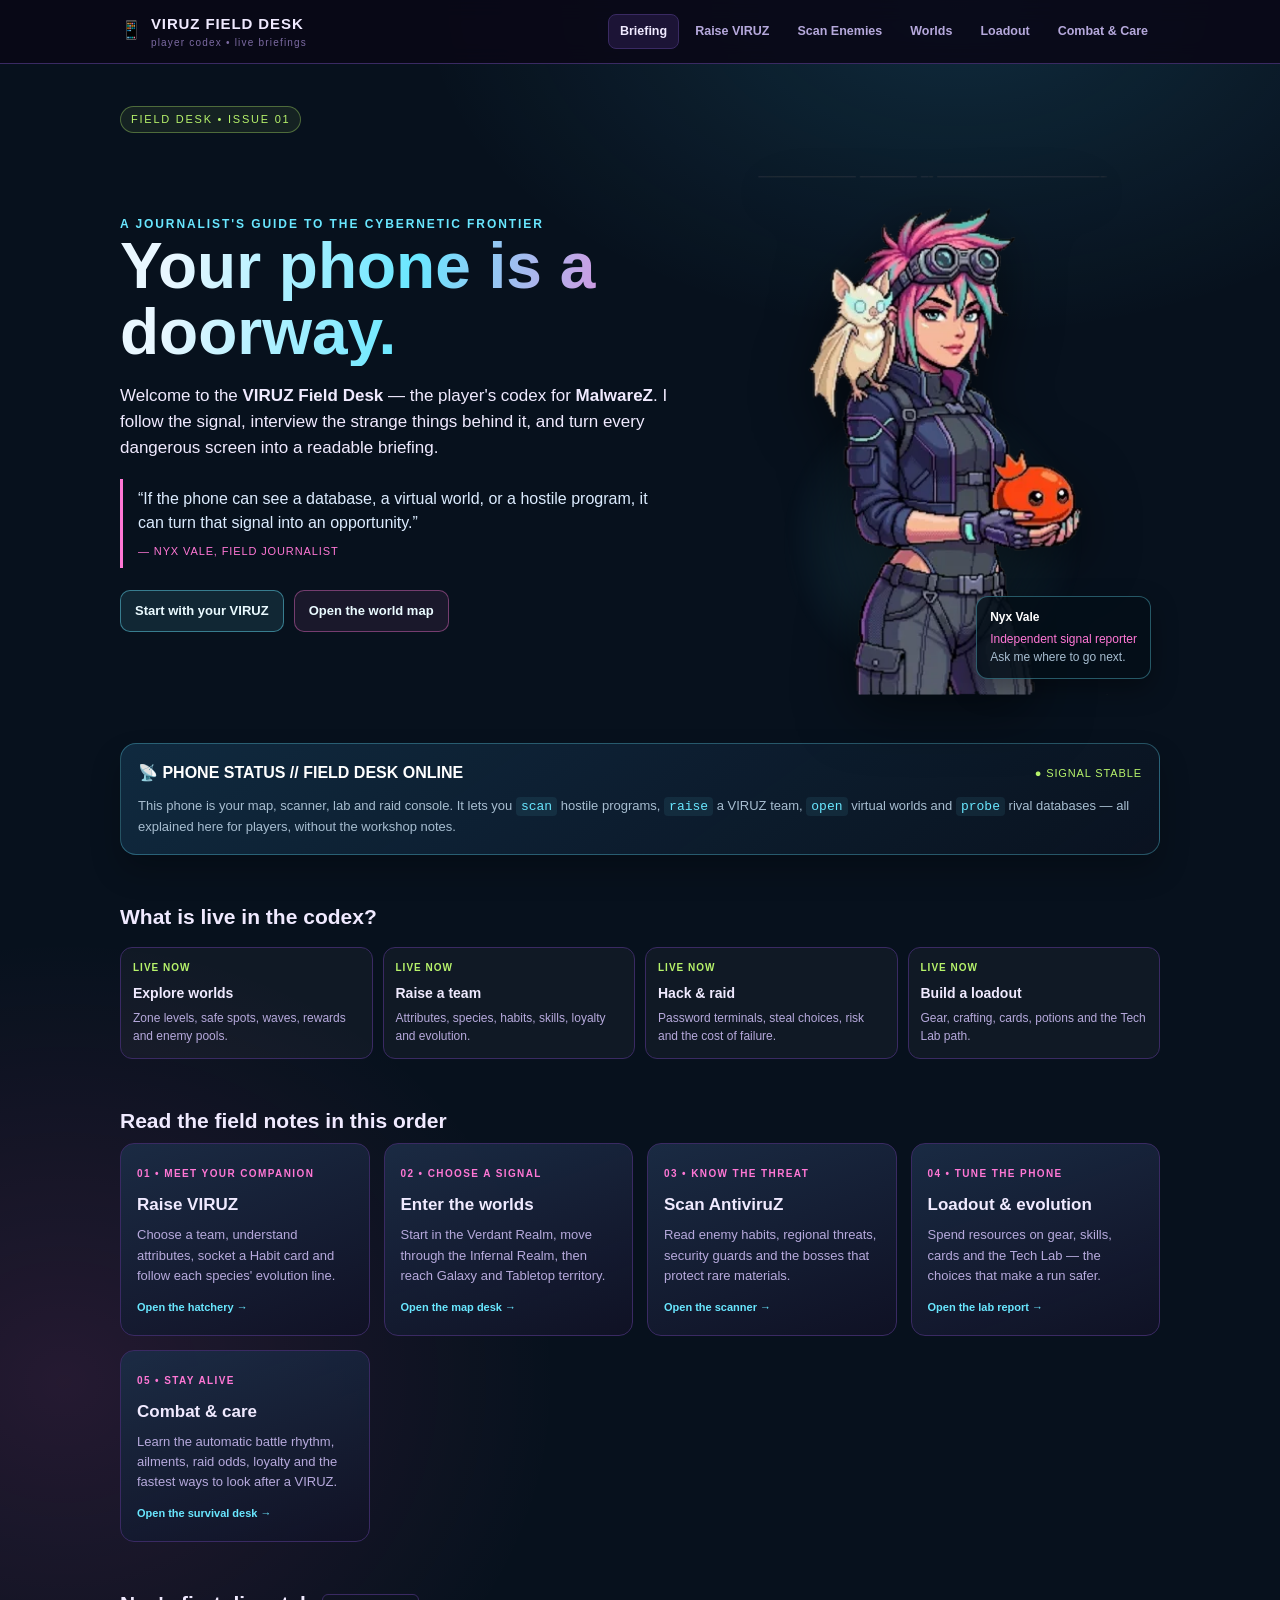
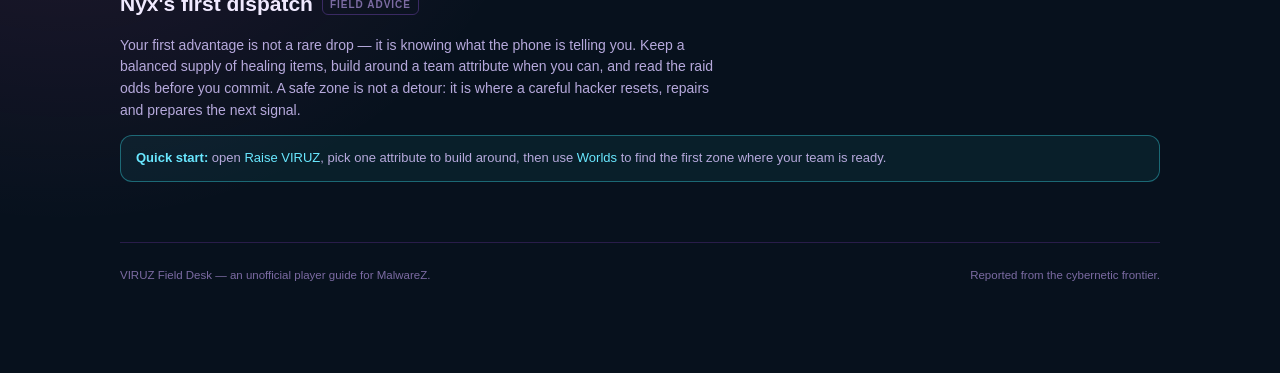
<file: index.html>
<!doctype html>
<html lang="en">
<head>
<meta charset="utf-8">
<meta name="viewport" content="width=device-width, initial-scale=1">
<title>VIRUZ Field Desk — player codex</title>
<meta name="description" content="A player-first field desk for MalwareZ: learn the phone, raise VIRUZ, explore virtual worlds, hack rival databases, and track what is live.">
<link rel="icon" href="favicon.ico">
<link rel="stylesheet" href="assets/style.css">
<style>
:root{--desk:#07111d;--desk2:#0b1a2a;--glass:rgba(13,28,44,.82);--cyan:#69e7ff;--pink:#ff77d5;--lime:#b7f36b;--muted:#a7bdd0}
body{background:radial-gradient(900px 560px at 75% 0%,rgba(70,204,255,.14),transparent 60%),radial-gradient(760px 680px at 5% 70%,rgba(255,87,194,.12),transparent 65%),var(--desk)}
.pagehead.desk-head{border:0;padding:42px 0 10px;margin:0}.desk-head .eyebrow{color:var(--lime);border-color:rgba(183,243,107,.35);background:rgba(183,243,107,.08)}
.desk-hero{display:grid;grid-template-columns:minmax(0,1.1fr) minmax(280px,.9fr);gap:30px;align-items:center;padding:18px 0 40px}.desk-hero h1{font-size:clamp(34px,5.3vw,64px);line-height:1.03;margin:0 0 16px;background:linear-gradient(100deg,#e9f7ff 10%,var(--cyan) 52%,var(--pink));-webkit-background-clip:text;background-clip:text;color:transparent}.desk-hero .lede{font-size:17px;max-width:62ch}.kicker{font-size:12px;letter-spacing:.16em;text-transform:uppercase;color:var(--cyan);font-weight:800}.hero-actions{display:flex;flex-wrap:wrap;gap:10px;margin:22px 0}.hero-actions a{border:1px solid rgba(105,231,255,.45);background:rgba(105,231,255,.1);border-radius:10px;padding:10px 14px;color:#eafaff;font-weight:700;font-size:13px}.hero-actions a.secondary{border-color:rgba(255,119,213,.4);background:rgba(255,119,213,.08)}.hero-actions a:hover{text-decoration:none;transform:translateY(-1px)}
.reporter-stage{position:relative;min-height:430px;display:grid;place-items:end center}.reporter-stage:before{content:'';position:absolute;width:310px;height:310px;border-radius:50%;background:radial-gradient(circle,rgba(105,231,255,.18),transparent 68%);filter:blur(4px)}.reporter-portrait{position:relative;z-index:1;height:clamp(370px,46vw,520px);width:100%;object-fit:contain;object-position:center bottom;filter:drop-shadow(0 16px 28px rgba(0,0,0,.5))}.reporter-caption{position:absolute;right:2%;bottom:16px;z-index:2;max-width:220px;padding:11px 13px;border:1px solid rgba(105,231,255,.34);background:rgba(4,14,24,.86);border-radius:12px;font-size:12px;color:var(--muted);box-shadow:0 10px 26px rgba(0,0,0,.35)}.reporter-caption strong{display:block;color:#fff;margin-bottom:3px}.reporter-caption em{color:var(--pink);font-style:normal}
.phone-panel{border:1px solid rgba(105,231,255,.3);background:linear-gradient(145deg,rgba(17,44,66,.92),rgba(11,19,33,.86));border-radius:16px;padding:17px;margin:8px 0 28px;box-shadow:0 16px 30px rgba(0,0,0,.24)}.phone-top{display:flex;justify-content:space-between;gap:12px;align-items:center;margin-bottom:10px}.phone-top b{color:#fff}.signal{font-size:11px;color:var(--lime);letter-spacing:.08em}.phone-panel p{margin:0;color:var(--muted);font-size:13px}.phone-panel code{color:var(--cyan);background:rgba(105,231,255,.08);padding:2px 5px;border-radius:4px}
.status-grid{display:grid;grid-template-columns:repeat(4,1fr);gap:10px;margin:14px 0 0}.status-card{border:1px solid var(--line);background:rgba(255,255,255,.035);border-radius:12px;padding:12px}.status-card .status{font-size:10px;text-transform:uppercase;letter-spacing:.1em;color:var(--lime);font-weight:800}.status-card h3{font-size:14px;margin:7px 0 4px}.status-card p{font-size:12px;color:var(--ink-dim);margin:0}
.quote{border-left:3px solid var(--pink);padding:8px 0 8px 15px;color:#dcecff;font-size:16px;max-width:66ch;margin:14px 0 0}.quote small{display:block;color:var(--pink);font-size:11px;letter-spacing:.08em;text-transform:uppercase;margin-top:7px}
.player-grid{display:grid;grid-template-columns:repeat(auto-fit,minmax(240px,1fr));gap:14px}.player-card{display:block;color:var(--ink);border:1px solid var(--line);border-radius:14px;padding:16px;background:linear-gradient(160deg,rgba(27,44,69,.94),rgba(16,17,37,.9));min-height:150px;transition:.16s ease}.player-card:hover{transform:translateY(-2px);border-color:var(--cyan);text-decoration:none}.player-card .step{font-size:10px;color:var(--pink);letter-spacing:.14em;text-transform:uppercase;font-weight:800}.player-card h3{margin:7px 0;font-size:17px}.player-card p{margin:0;color:var(--ink-dim);font-size:13px}.player-card .where{display:inline-block;margin-top:13px;color:var(--cyan);font-size:11px;font-weight:700}
@media(max-width:760px){.desk-hero{grid-template-columns:1fr;gap:8px}.reporter-stage{min-height:360px;order:-1}.reporter-portrait{height:380px}.reporter-caption{right:0;bottom:8px}.status-grid{grid-template-columns:repeat(2,1fr)}}
@media(max-width:420px){.status-grid{grid-template-columns:1fr}.desk-hero{padding-top:8px}}
</style>
</head>
<body>
<div class="topbar"><div class="topbar-inner"><div class="brand"><span class="book">📱</span><span>VIRUZ FIELD DESK<small>player codex • live briefings</small></span></div><nav class="nav-links"><a href="index.html" class="on">Briefing</a><a href="species.html">Raise VIRUZ</a><a href="bestiary.html">Scan Enemies</a><a href="world.html">Worlds</a><a href="systems.html">Loadout</a><a href="combat.html">Combat &amp; Care</a></nav></div></div>
<div class="wrap">
  <header class="pagehead desk-head"><span class="eyebrow">Field desk • issue 01</span></header>
  <section class="desk-hero" aria-labelledby="desk-title">
    <div>
      <div class="kicker">A journalist's guide to the cybernetic frontier</div>
      <h1 id="desk-title">Your phone is a doorway.</h1>
      <p class="lede">Welcome to the <b>VIRUZ Field Desk</b> — the player's codex for <b>MalwareZ</b>. I follow the signal, interview the strange things behind it, and turn every dangerous screen into a readable briefing.</p>
      <p class="quote">“If the phone can see a database, a virtual world, or a hostile program, it can turn that signal into an opportunity.”<small>— Nyx Vale, field journalist</small></p>
      <div class="hero-actions"><a href="species.html">Start with your VIRUZ</a><a class="secondary" href="world.html">Open the world map</a></div>
    </div>
    <div class="reporter-stage"><img class="reporter-portrait" src="assets/journalist.svg" alt="Nyx Vale, the VIRUZ Field Desk journalist"><div class="reporter-caption"><strong>Nyx Vale</strong><em>Independent signal reporter</em><br>Ask me where to go next.</div></div>
  </section>

  <section class="phone-panel" aria-label="Phone briefing"><div class="phone-top"><b>📡 PHONE STATUS // FIELD DESK ONLINE</b><span class="signal">● SIGNAL STABLE</span></div><p>This phone is your map, scanner, lab and raid console. It lets you <code>scan</code> hostile programs, <code>raise</code> a VIRUZ team, <code>open</code> virtual worlds and <code>probe</code> rival databases — all explained here for players, without the workshop notes.</p></section>

  <section class="chapter"><h2 class="h">What is live in the codex?</h2><div class="status-grid"><div class="status-card"><div class="status">Live now</div><h3>Explore worlds</h3><p>Zone levels, safe spots, waves, rewards and enemy pools.</p></div><div class="status-card"><div class="status">Live now</div><h3>Raise a team</h3><p>Attributes, species, habits, skills, loyalty and evolution.</p></div><div class="status-card"><div class="status">Live now</div><h3>Hack &amp; raid</h3><p>Password terminals, steal choices, risk and the cost of failure.</p></div><div class="status-card"><div class="status">Live now</div><h3>Build a loadout</h3><p>Gear, crafting, cards, potions and the Tech Lab path.</p></div></div></section>

  <section class="chapter"><h2 class="h">Read the field notes in this order</h2><div class="player-grid"><a class="player-card" href="species.html"><span class="step">01 • meet your companion</span><h3>Raise VIRUZ</h3><p>Choose a team, understand attributes, socket a Habit card and follow each species' evolution line.</p><span class="where">Open the hatchery →</span></a><a class="player-card" href="world.html"><span class="step">02 • choose a signal</span><h3>Enter the worlds</h3><p>Start in the Verdant Realm, move through the Infernal Realm, then reach Galaxy and Tabletop territory.</p><span class="where">Open the map desk →</span></a><a class="player-card" href="bestiary.html"><span class="step">03 • know the threat</span><h3>Scan AntiviruZ</h3><p>Read enemy habits, regional threats, security guards and the bosses that protect rare materials.</p><span class="where">Open the scanner →</span></a><a class="player-card" href="systems.html"><span class="step">04 • tune the phone</span><h3>Loadout &amp; evolution</h3><p>Spend resources on gear, skills, cards and the Tech Lab — the choices that make a run safer.</p><span class="where">Open the lab report →</span></a><a class="player-card" href="combat.html"><span class="step">05 • stay alive</span><h3>Combat &amp; care</h3><p>Learn the automatic battle rhythm, ailments, raid odds, loyalty and the fastest ways to look after a VIRUZ.</p><span class="where">Open the survival desk →</span></a></div></section>

  <section class="chapter"><h2 class="h">Nyx's first dispatch <span class="tag">field advice</span></h2><p class="desc">Your first advantage is not a rare drop — it is knowing what the phone is telling you. Keep a balanced supply of healing items, build around a team attribute when you can, and read the raid odds before you commit. A safe zone is not a detour: it is where a careful hacker resets, repairs and prepares the next signal.</p><div class="tip"><b>Quick start:</b> open <a href="species.html">Raise VIRUZ</a>, pick one attribute to build around, then use <a href="world.html">Worlds</a> to find the first zone where your team is ready.</div></section>
  <footer class="pagefoot"><span>VIRUZ Field Desk — an unofficial player guide for MalwareZ.</span><span>Reported from the cybernetic frontier.</span></footer>
</div>
</body>
</html>
</file>
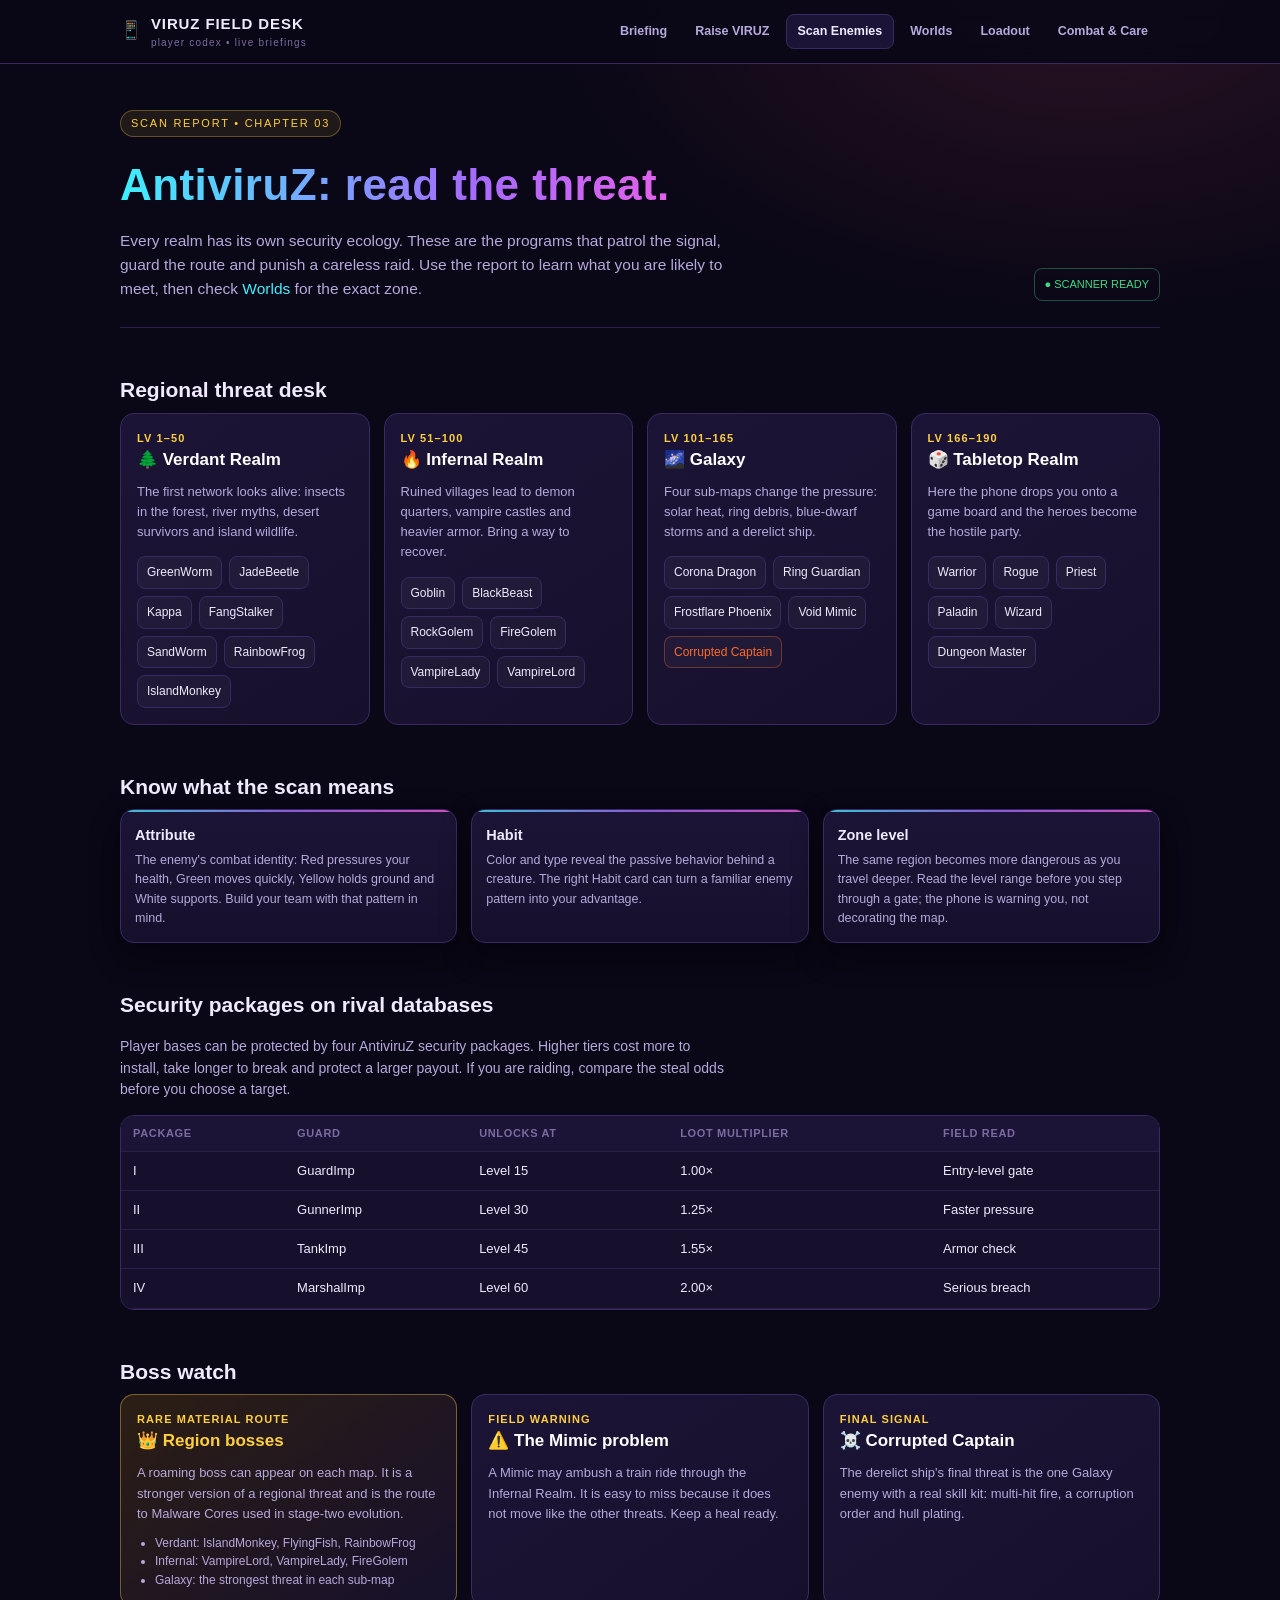
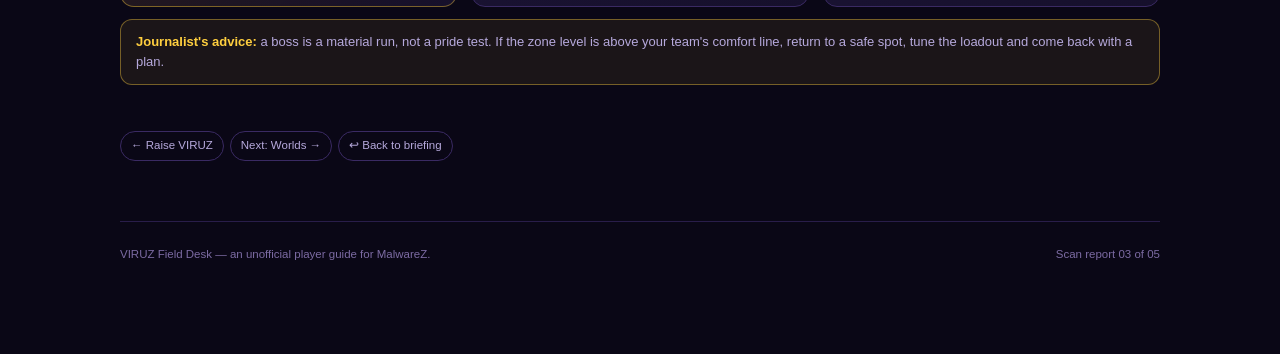
<file: bestiary.html>
<!doctype html>
<html lang="en">
<head>
<meta charset="utf-8"><meta name="viewport" content="width=device-width, initial-scale=1">
<title>Scan Report: AntiviruZ — VIRUZ Field Desk</title>
<meta name="description" content="Player-facing enemy reports for MalwareZ: regional AntiviruZ, security guards, bosses and field advice.">
<link rel="icon" href="favicon.ico"><link rel="stylesheet" href="assets/style.css">
<style>
body{background:radial-gradient(900px 520px at 85% 0%,rgba(255,96,126,.13),transparent 60%),var(--bg)}.scan-head{display:flex;justify-content:space-between;gap:18px;align-items:end}.scanner-stamp{font-size:11px;color:var(--green);border:1px solid rgba(61,220,132,.35);padding:7px 10px;border-radius:8px;white-space:nowrap}.report-grid{display:grid;grid-template-columns:repeat(auto-fit,minmax(240px,1fr));gap:14px}.report-card{border:1px solid var(--line);background:linear-gradient(145deg,var(--panel2),var(--panel));border-radius:14px;padding:16px;min-height:170px}.report-card h3{margin:0 0 6px;color:#fff;font-size:17px}.report-card .range{color:var(--gold);font-size:11px;font-weight:800;letter-spacing:.1em;text-transform:uppercase}.report-card p{color:var(--ink-dim);font-size:13px;margin:9px 0 0}.report-card ul{color:var(--ink-dim);font-size:12px;margin:10px 0 0;padding-left:18px}.threat-list{display:flex;flex-wrap:wrap;gap:7px;margin-top:14px}.threat-list span{font-size:12px;border:1px solid var(--line);padding:6px 9px;border-radius:8px;background:rgba(255,255,255,.035);color:var(--ink)}.danger{color:var(--red)!important;border-color:rgba(255,106,43,.35)!important}.boss{border-color:rgba(255,207,63,.4);background:linear-gradient(145deg,rgba(78,54,19,.5),var(--panel))}.boss h3{color:var(--gold)}
@media(max-width:620px){.scan-head{display:block}.scanner-stamp{display:inline-block;margin-top:12px}}
</style>
</head>
<body>
<div class="topbar"><div class="topbar-inner"><div class="brand"><span class="book">📱</span><span>VIRUZ FIELD DESK<small>player codex • live briefings</small></span></div><nav class="nav-links"><a href="index.html">Briefing</a><a href="species.html">Raise VIRUZ</a><a href="bestiary.html" class="on">Scan Enemies</a><a href="world.html">Worlds</a><a href="systems.html">Loadout</a><a href="combat.html">Combat &amp; Care</a></nav></div></div>
<div class="wrap">
  <div class="pagehead"><div class="scan-head"><div><span class="eyebrow">Scan report • chapter 03</span><h1>AntiviruZ: read the threat.</h1><p class="lede">Every realm has its own security ecology. These are the programs that patrol the signal, guard the route and punish a careless raid. Use the report to learn what you are likely to meet, then check <a href="world.html">Worlds</a> for the exact zone.</p></div><div class="scanner-stamp">● SCANNER READY</div></div></div>
  <section class="chapter"><h2 class="h">Regional threat desk</h2><div class="report-grid"><article class="report-card"><div class="range">Lv 1–50</div><h3>🌲 Verdant Realm</h3><p>The first network looks alive: insects in the forest, river myths, desert survivors and island wildlife.</p><div class="threat-list"><span>GreenWorm</span><span>JadeBeetle</span><span>Kappa</span><span>FangStalker</span><span>SandWorm</span><span>RainbowFrog</span><span>IslandMonkey</span></div></article><article class="report-card"><div class="range">Lv 51–100</div><h3>🔥 Infernal Realm</h3><p>Ruined villages lead to demon quarters, vampire castles and heavier armor. Bring a way to recover.</p><div class="threat-list"><span>Goblin</span><span>BlackBeast</span><span>RockGolem</span><span>FireGolem</span><span>VampireLady</span><span>VampireLord</span></div></article><article class="report-card"><div class="range">Lv 101–165</div><h3>🌌 Galaxy</h3><p>Four sub-maps change the pressure: solar heat, ring debris, blue-dwarf storms and a derelict ship.</p><div class="threat-list"><span>Corona Dragon</span><span>Ring Guardian</span><span>Frostflare Phoenix</span><span>Void Mimic</span><span class="danger">Corrupted Captain</span></div></article><article class="report-card"><div class="range">Lv 166–190</div><h3>🎲 Tabletop Realm</h3><p>Here the phone drops you onto a game board and the heroes become the hostile party.</p><div class="threat-list"><span>Warrior</span><span>Rogue</span><span>Priest</span><span>Paladin</span><span>Wizard</span><span>Dungeon Master</span></div></article></div></section>

  <section class="chapter"><h2 class="h">Know what the scan means</h2><div class="grid wide"><div class="card"><h4>Attribute</h4><div class="body">The enemy's combat identity: Red pressures your health, Green moves quickly, Yellow holds ground and White supports. Build your team with that pattern in mind.</div></div><div class="card"><h4>Habit</h4><div class="body">Color and type reveal the passive behavior behind a creature. The right Habit card can turn a familiar enemy pattern into your advantage.</div></div><div class="card"><h4>Zone level</h4><div class="body">The same region becomes more dangerous as you travel deeper. Read the level range before you step through a gate; the phone is warning you, not decorating the map.</div></div></div></section>

  <section class="chapter"><h2 class="h">Security packages on rival databases</h2><p class="desc">Player bases can be protected by four AntiviruZ security packages. Higher tiers cost more to install, take longer to break and protect a larger payout. If you are raiding, compare the steal odds before you choose a target.</p><div class="tblwrap"><table class="data"><tr><th>Package</th><th>Guard</th><th>Unlocks at</th><th>Loot multiplier</th><th>Field read</th></tr><tr><td>I</td><td>GuardImp</td><td>Level 15</td><td>1.00×</td><td>Entry-level gate</td></tr><tr><td>II</td><td>GunnerImp</td><td>Level 30</td><td>1.25×</td><td>Faster pressure</td></tr><tr><td>III</td><td>TankImp</td><td>Level 45</td><td>1.55×</td><td>Armor check</td></tr><tr><td>IV</td><td>MarshalImp</td><td>Level 60</td><td>2.00×</td><td>Serious breach</td></tr></table></div></section>

  <section class="chapter"><h2 class="h">Boss watch</h2><div class="report-grid"><article class="report-card boss"><div class="range">Rare material route</div><h3>👑 Region bosses</h3><p>A roaming boss can appear on each map. It is a stronger version of a regional threat and is the route to Malware Cores used in stage-two evolution.</p><ul><li>Verdant: IslandMonkey, FlyingFish, RainbowFrog</li><li>Infernal: VampireLord, VampireLady, FireGolem</li><li>Galaxy: the strongest threat in each sub-map</li></ul></article><article class="report-card"><div class="range">Field warning</div><h3>⚠️ The Mimic problem</h3><p>A Mimic may ambush a train ride through the Infernal Realm. It is easy to miss because it does not move like the other threats. Keep a heal ready.</p></article><article class="report-card"><div class="range">Final signal</div><h3>☠️ Corrupted Captain</h3><p>The derelict ship's final threat is the one Galaxy enemy with a real skill kit: multi-hit fire, a corruption order and hull plating.</p></article></div><div class="tip gold"><b>Journalist's advice:</b> a boss is a material run, not a pride test. If the zone level is above your team's comfort line, return to a safe spot, tune the loadout and come back with a plan.</div></section>
  <div class="section-nav"><a href="species.html">← Raise VIRUZ</a><a href="world.html">Next: Worlds →</a><a href="index.html">↩ Back to briefing</a></div>
  <footer class="pagefoot"><span>VIRUZ Field Desk — an unofficial player guide for MalwareZ.</span><span>Scan report 03 of 05</span></footer>
</div>
</body>
</html>
</file>
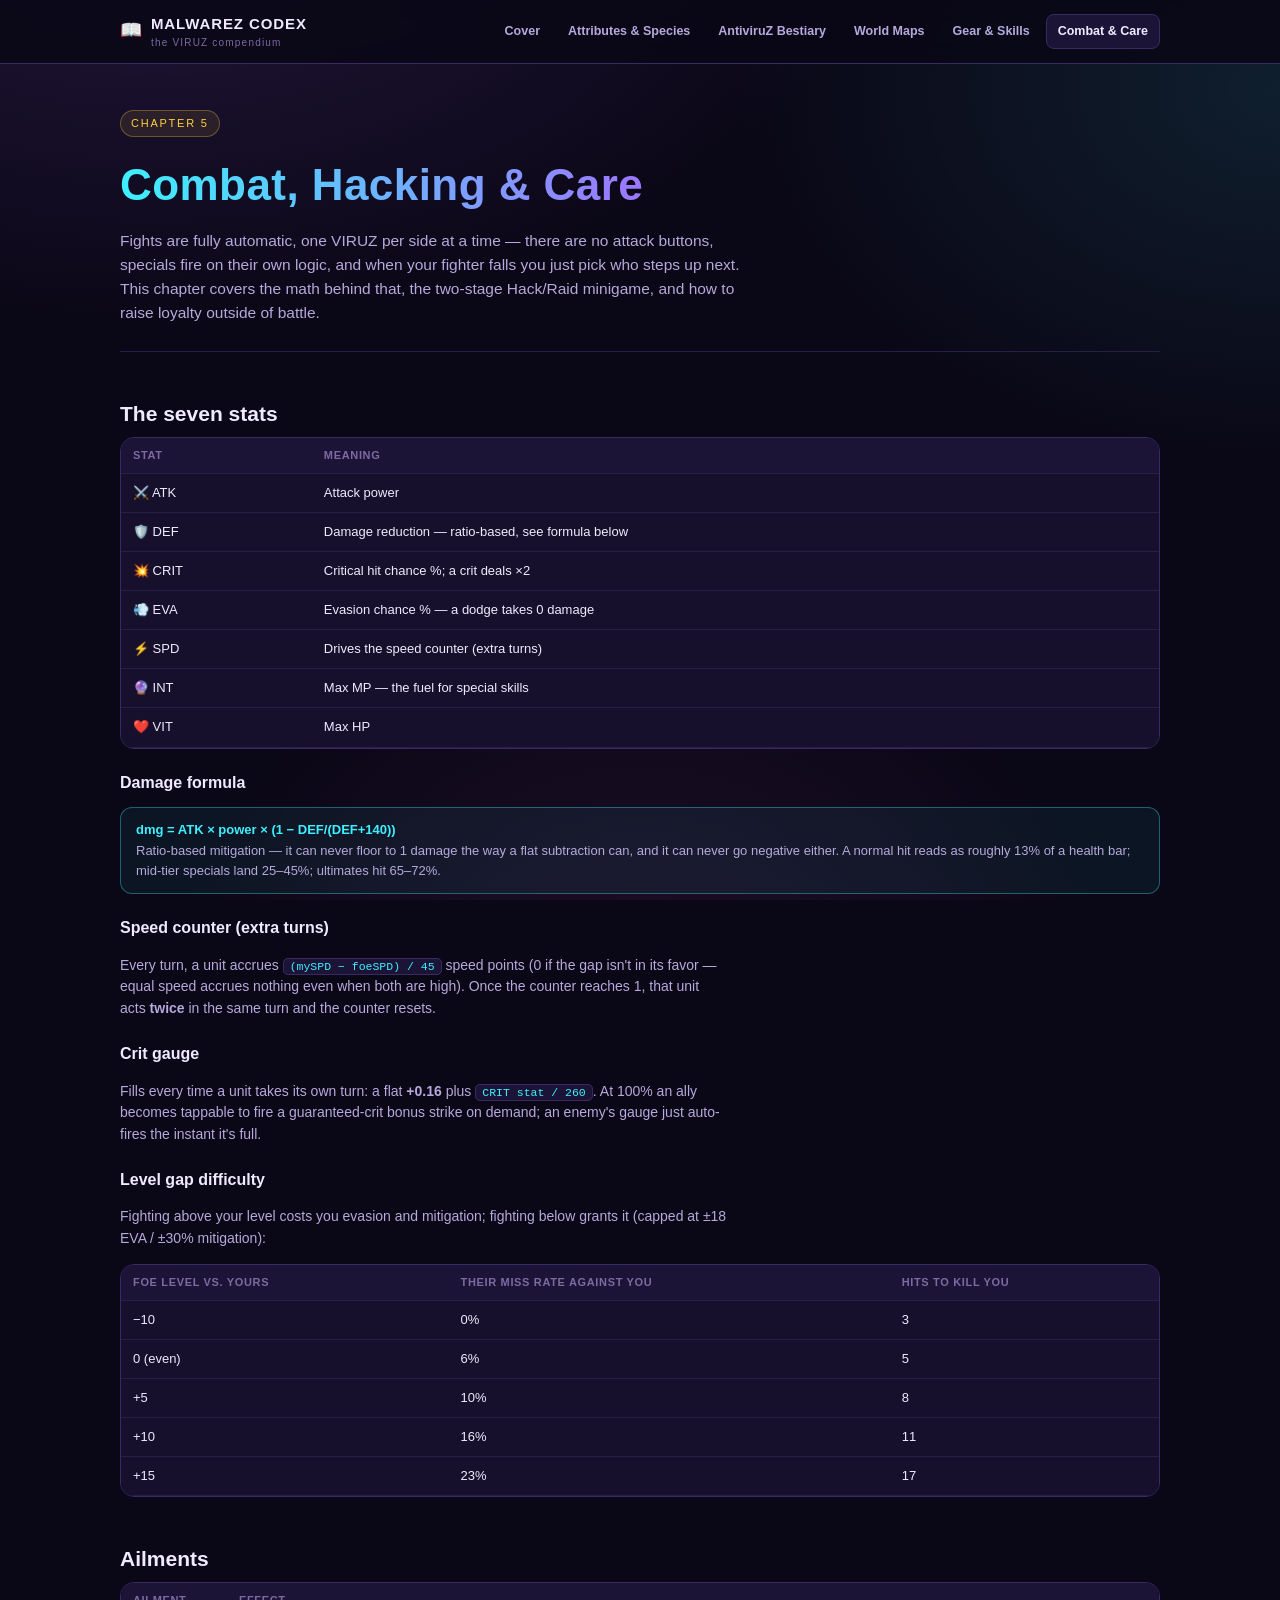
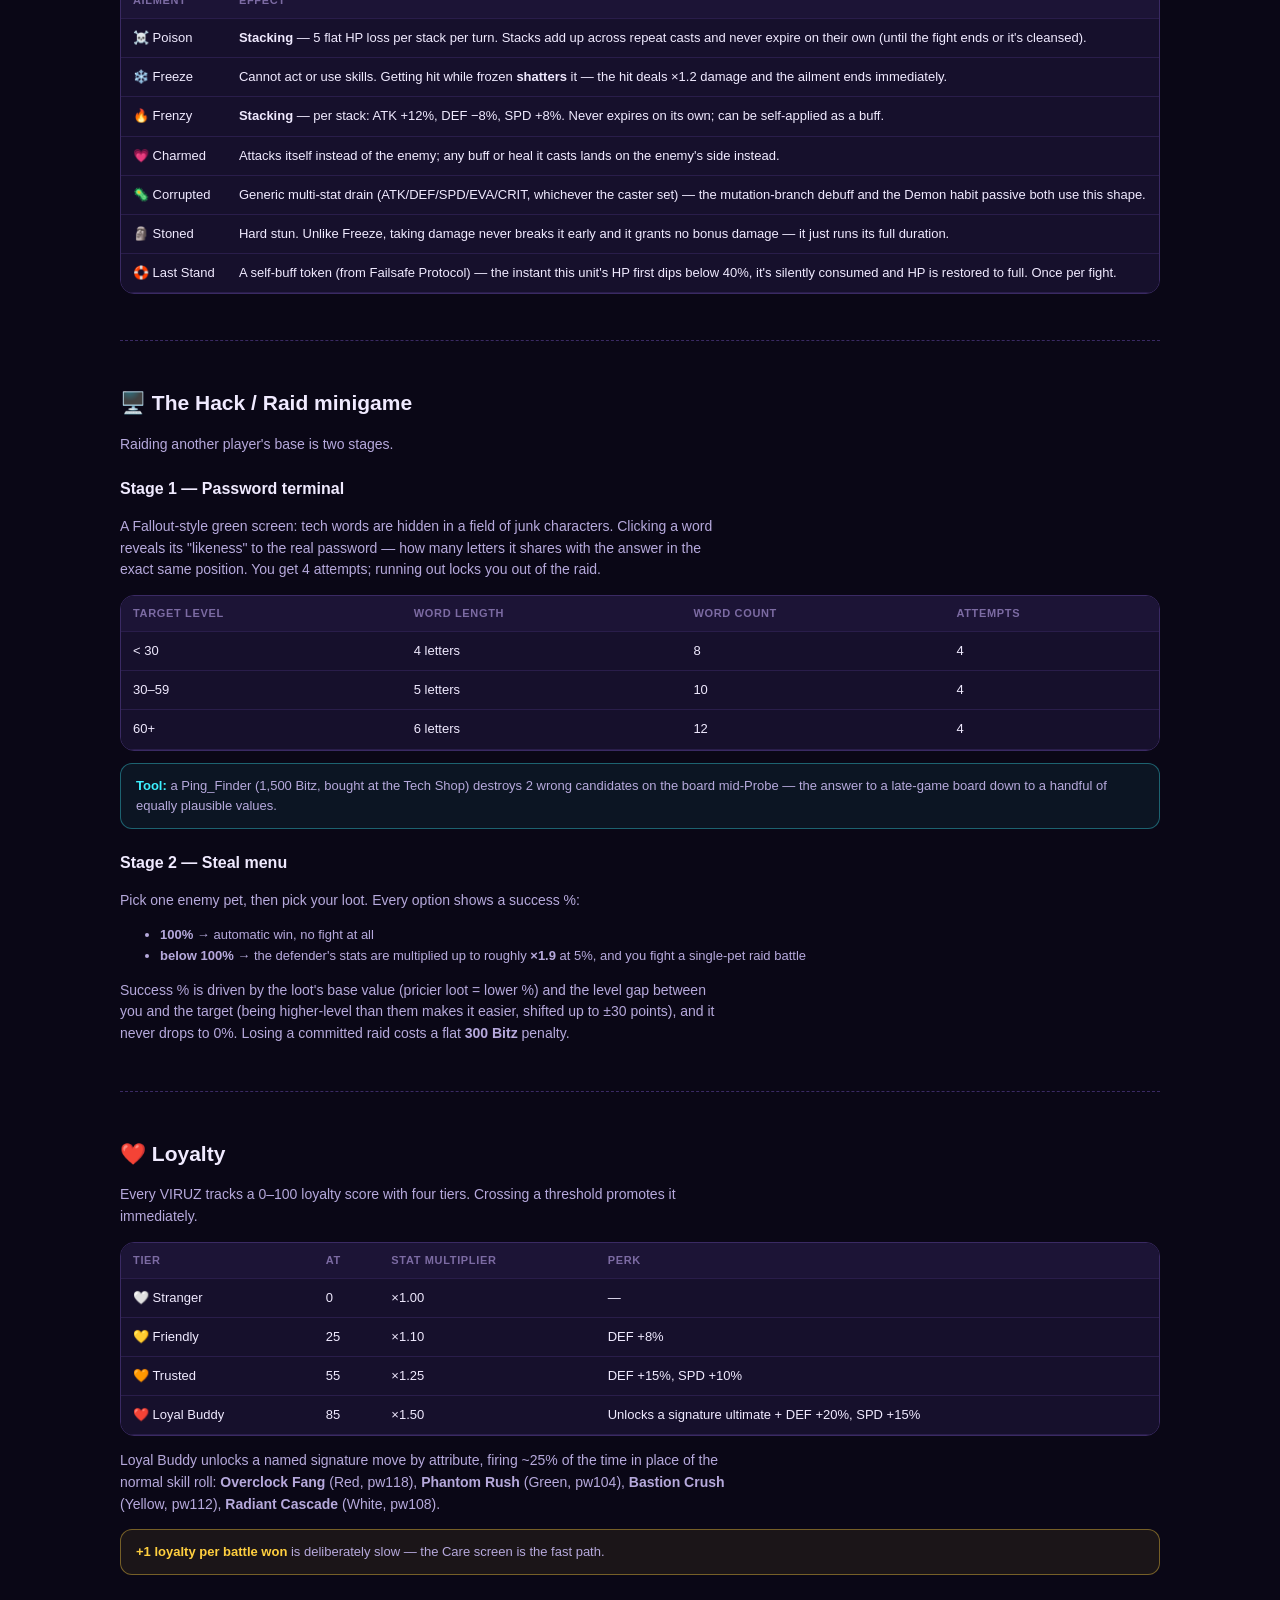
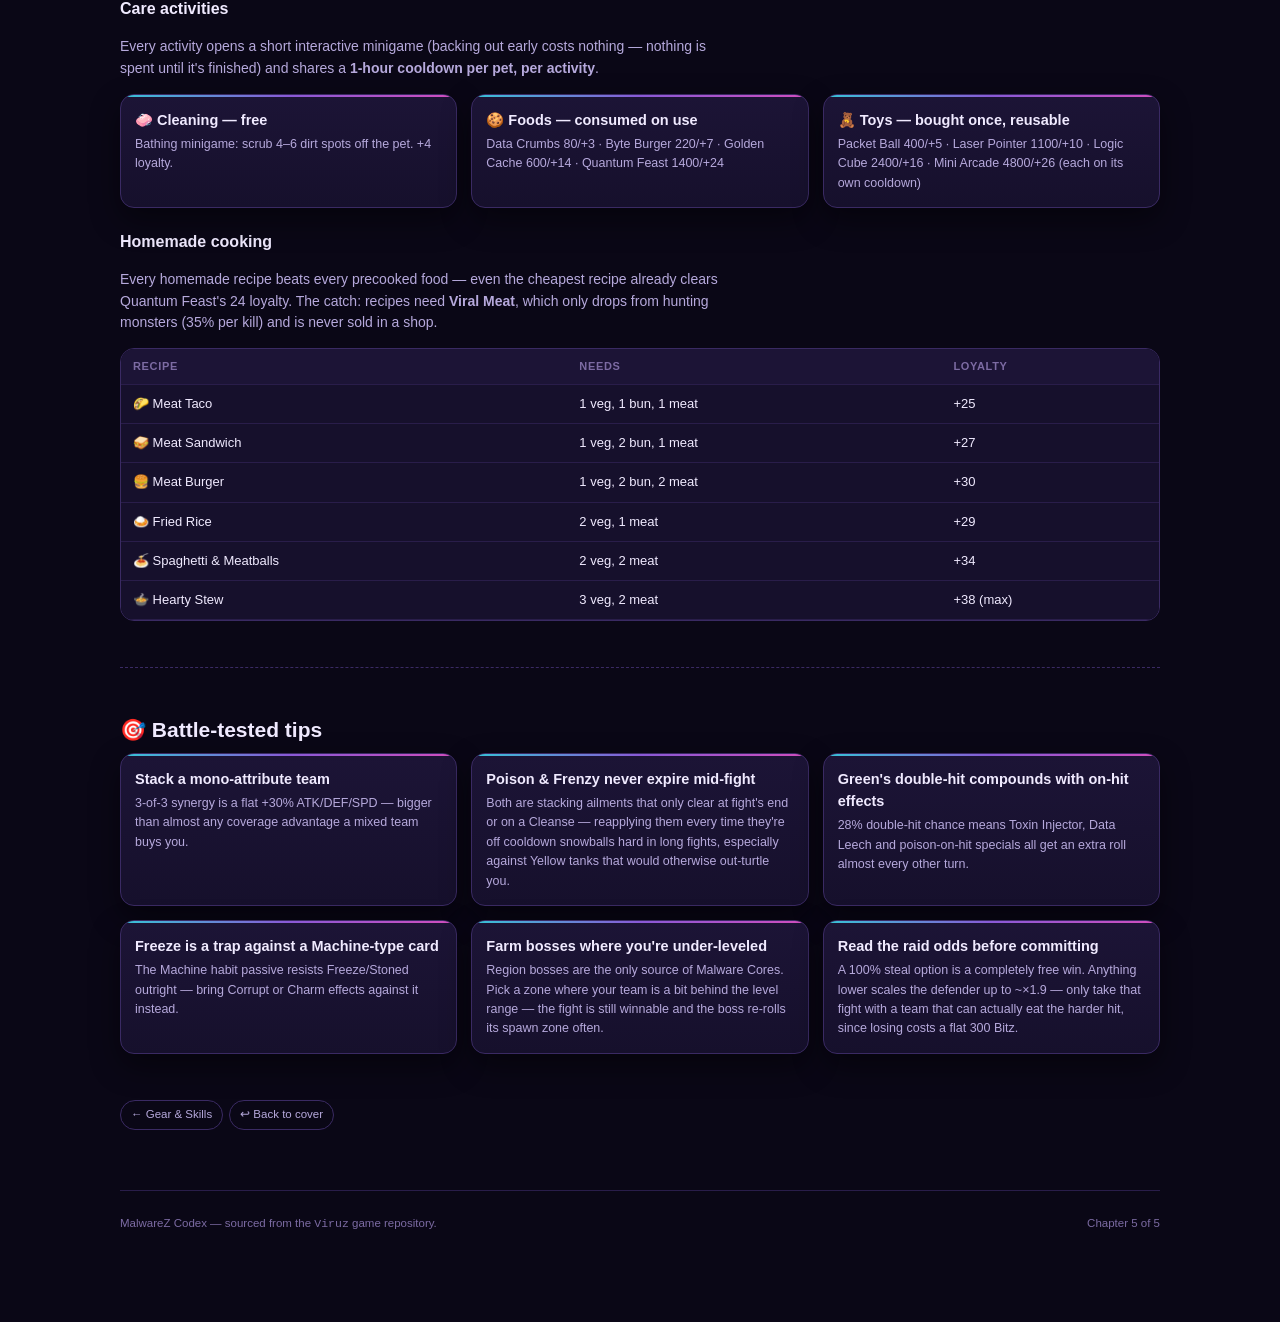
<file: combat.html>
<!doctype html>
<html lang="en">
<head>
<meta charset="utf-8">
<meta name="viewport" content="width=device-width, initial-scale=1">
<title>Combat &amp; Care — MalwareZ Codex</title>
<meta name="description" content="The seven combat stats, ailments, the speed-counter math, the Hack/Raid minigame, loyalty tiers, the Tamagotchi-style care system, and hard-earned tips.">
<link rel="icon" href="favicon.ico">
<link rel="stylesheet" href="assets/style.css">
</head>
<body>

<div class="topbar">
  <div class="topbar-inner">
    <div class="brand"><span class="book">📖</span><span>MALWAREZ CODEX<small>the VIRUZ compendium</small></span></div>
    <nav class="nav-links">
      <a href="index.html">Cover</a>
      <a href="species.html">Attributes &amp; Species</a>
      <a href="bestiary.html">AntiviruZ Bestiary</a>
      <a href="world.html">World Maps</a>
      <a href="systems.html">Gear &amp; Skills</a>
      <a href="combat.html" class="on">Combat &amp; Care</a>
    </nav>
  </div>
</div>

<div class="wrap">
  <div class="pagehead">
    <span class="eyebrow">Chapter 5</span>
    <h1>Combat, Hacking &amp; Care</h1>
    <p class="lede">Fights are fully automatic, one VIRUZ per side at a time — there are no attack buttons, specials fire on their own logic, and when your fighter falls you just pick who steps up next. This chapter covers the math behind that, the two-stage Hack/Raid minigame, and how to raise loyalty outside of battle.</p>
  </div>

  <section class="chapter" id="stats">
    <h2 class="h">The seven stats</h2>
    <div class="tblwrap"><table class="data">
      <tr><th>Stat</th><th>Meaning</th></tr>
      <tr><td>⚔️ ATK</td><td>Attack power</td></tr>
      <tr><td>🛡️ DEF</td><td>Damage reduction — ratio-based, see formula below</td></tr>
      <tr><td>💥 CRIT</td><td>Critical hit chance %; a crit deals ×2</td></tr>
      <tr><td>💨 EVA</td><td>Evasion chance % — a dodge takes 0 damage</td></tr>
      <tr><td>⚡ SPD</td><td>Drives the speed counter (extra turns)</td></tr>
      <tr><td>🔮 INT</td><td>Max MP — the fuel for special skills</td></tr>
      <tr><td>❤️ VIT</td><td>Max HP</td></tr>
    </table></div>

    <h3 class="h3">Damage formula</h3>
    <div class="tip"><b>dmg = ATK × power × (1 − DEF/(DEF+140))</b><br>Ratio-based mitigation — it can never floor to 1 damage the way a flat subtraction can, and it can never go negative either. A normal hit reads as roughly 13% of a health bar; mid-tier specials land 25–45%; ultimates hit 65–72%.</div>

    <h3 class="h3">Speed counter (extra turns)</h3>
    <p class="desc">Every turn, a unit accrues <span class="kbd">(mySPD − foeSPD) / 45</span> speed points (0 if the gap isn't in its favor — equal speed accrues nothing even when both are high). Once the counter reaches 1, that unit acts <b>twice</b> in the same turn and the counter resets.</p>

    <h3 class="h3">Crit gauge</h3>
    <p class="desc">Fills every time a unit takes its own turn: a flat <b>+0.16</b> plus <span class="kbd">CRIT stat / 260</span>. At 100% an ally becomes tappable to fire a guaranteed-crit bonus strike on demand; an enemy's gauge just auto-fires the instant it's full.</p>

    <h3 class="h3">Level gap difficulty</h3>
    <p class="desc">Fighting above your level costs you evasion and mitigation; fighting below grants it (capped at ±18 EVA / ±30% mitigation):</p>
    <div class="tblwrap"><table class="data">
      <tr><th>Foe level vs. yours</th><th>Their miss rate against you</th><th>Hits to kill you</th></tr>
      <tr><td>−10</td><td>0%</td><td>3</td></tr>
      <tr><td>0 (even)</td><td>6%</td><td>5</td></tr>
      <tr><td>+5</td><td>10%</td><td>8</td></tr>
      <tr><td>+10</td><td>16%</td><td>11</td></tr>
      <tr><td>+15</td><td>23%</td><td>17</td></tr>
    </table></div>
  </section>

  <section class="chapter" id="ailments">
    <h2 class="h">Ailments</h2>
    <div class="tblwrap"><table class="data">
      <tr><th>Ailment</th><th>Effect</th></tr>
      <tr><td>☠️ Poison</td><td class="wrap-cell"><b>Stacking</b> — 5 flat HP loss per stack per turn. Stacks add up across repeat casts and never expire on their own (until the fight ends or it's cleansed).</td></tr>
      <tr><td>❄️ Freeze</td><td class="wrap-cell">Cannot act or use skills. Getting hit while frozen <b>shatters</b> it — the hit deals ×1.2 damage and the ailment ends immediately.</td></tr>
      <tr><td>🔥 Frenzy</td><td class="wrap-cell"><b>Stacking</b> — per stack: ATK +12%, DEF −8%, SPD +8%. Never expires on its own; can be self-applied as a buff.</td></tr>
      <tr><td>💗 Charmed</td><td class="wrap-cell">Attacks itself instead of the enemy; any buff or heal it casts lands on the enemy's side instead.</td></tr>
      <tr><td>🦠 Corrupted</td><td class="wrap-cell">Generic multi-stat drain (ATK/DEF/SPD/EVA/CRIT, whichever the caster set) — the mutation-branch debuff and the Demon habit passive both use this shape.</td></tr>
      <tr><td>🗿 Stoned</td><td class="wrap-cell">Hard stun. Unlike Freeze, taking damage never breaks it early and it grants no bonus damage — it just runs its full duration.</td></tr>
      <tr><td>🛟 Last Stand</td><td class="wrap-cell">A self-buff token (from Failsafe Protocol) — the instant this unit's HP first dips below 40%, it's silently consumed and HP is restored to full. Once per fight.</td></tr>
    </table></div>
  </section>

  <hr class="rule">

  <section class="chapter" id="hackraid">
    <h2 class="h">🖥️ The Hack / Raid minigame</h2>
    <p class="desc">Raiding another player's base is two stages.</p>

    <h3 class="h3">Stage 1 — Password terminal</h3>
    <p class="desc">A Fallout-style green screen: tech words are hidden in a field of junk characters. Clicking a word reveals its "likeness" to the real password — how many letters it shares with the answer in the exact same position. You get 4 attempts; running out locks you out of the raid.</p>
    <div class="tblwrap"><table class="data">
      <tr><th>Target level</th><th>Word length</th><th>Word count</th><th>Attempts</th></tr>
      <tr><td>&lt; 30</td><td>4 letters</td><td>8</td><td>4</td></tr>
      <tr><td>30–59</td><td>5 letters</td><td>10</td><td>4</td></tr>
      <tr><td>60+</td><td>6 letters</td><td>12</td><td>4</td></tr>
    </table></div>
    <div class="tip"><b>Tool:</b> a Ping_Finder (1,500 Bitz, bought at the Tech Shop) destroys 2 wrong candidates on the board mid-Probe — the answer to a late-game board down to a handful of equally plausible values.</div>

    <h3 class="h3">Stage 2 — Steal menu</h3>
    <p class="desc">Pick one enemy pet, then pick your loot. Every option shows a success %:</p>
    <ul style="color:var(--ink-dim);font-size:13px">
      <li><b>100%</b> → automatic win, no fight at all</li>
      <li><b>below 100%</b> → the defender's stats are multiplied up to roughly <b>×1.9</b> at 5%, and you fight a single-pet raid battle</li>
    </ul>
    <p class="desc">Success % is driven by the loot's base value (pricier loot = lower %) and the level gap between you and the target (being higher-level than them makes it easier, shifted up to ±30 points), and it never drops to 0%. Losing a committed raid costs a flat <b>300 Bitz</b> penalty.</p>
  </section>

  <hr class="rule">

  <section class="chapter" id="loyalty">
    <h2 class="h">❤️ Loyalty</h2>
    <p class="desc">Every VIRUZ tracks a 0–100 loyalty score with four tiers. Crossing a threshold promotes it immediately.</p>
    <div class="tblwrap"><table class="data">
      <tr><th>Tier</th><th>At</th><th>Stat multiplier</th><th>Perk</th></tr>
      <tr><td>🤍 Stranger</td><td>0</td><td>×1.00</td><td>—</td></tr>
      <tr><td>💛 Friendly</td><td>25</td><td>×1.10</td><td>DEF +8%</td></tr>
      <tr><td>🧡 Trusted</td><td>55</td><td>×1.25</td><td>DEF +15%, SPD +10%</td></tr>
      <tr><td>❤️ Loyal Buddy</td><td>85</td><td>×1.50</td><td>Unlocks a signature ultimate + DEF +20%, SPD +15%</td></tr>
    </table></div>
    <p class="desc">Loyal Buddy unlocks a named signature move by attribute, firing ~25% of the time in place of the normal skill roll: <b>Overclock Fang</b> (Red, pw118), <b>Phantom Rush</b> (Green, pw104), <b>Bastion Crush</b> (Yellow, pw112), <b>Radiant Cascade</b> (White, pw108).</p>
    <div class="tip gold"><b>+1 loyalty per battle won</b> is deliberately slow — the Care screen is the fast path.</div>

    <h3 class="h3">Care activities</h3>
    <p class="desc">Every activity opens a short interactive minigame (backing out early costs nothing — nothing is spent until it's finished) and shares a <b>1-hour cooldown per pet, per activity</b>.</p>
    <div class="grid wide">
      <div class="card"><h4>🧼 Cleaning — free</h4><div class="body">Bathing minigame: scrub 4–6 dirt spots off the pet. +4 loyalty.</div></div>
      <div class="card"><h4>🍪 Foods — consumed on use</h4><div class="body">Data Crumbs 80/+3 · Byte Burger 220/+7 · Golden Cache 600/+14 · Quantum Feast 1400/+24</div></div>
      <div class="card"><h4>🧸 Toys — bought once, reusable</h4><div class="body">Packet Ball 400/+5 · Laser Pointer 1100/+10 · Logic Cube 2400/+16 · Mini Arcade 4800/+26 (each on its own cooldown)</div></div>
    </div>

    <h3 class="h3">Homemade cooking</h3>
    <p class="desc">Every homemade recipe beats every precooked food — even the cheapest recipe already clears Quantum Feast's 24 loyalty. The catch: recipes need <b>Viral Meat</b>, which only drops from hunting monsters (35% per kill) and is never sold in a shop.</p>
    <div class="tblwrap"><table class="data">
      <tr><th>Recipe</th><th>Needs</th><th>Loyalty</th></tr>
      <tr><td>🌮 Meat Taco</td><td>1 veg, 1 bun, 1 meat</td><td>+25</td></tr>
      <tr><td>🥪 Meat Sandwich</td><td>1 veg, 2 bun, 1 meat</td><td>+27</td></tr>
      <tr><td>🍔 Meat Burger</td><td>1 veg, 2 bun, 2 meat</td><td>+30</td></tr>
      <tr><td>🍛 Fried Rice</td><td>2 veg, 1 meat</td><td>+29</td></tr>
      <tr><td>🍝 Spaghetti &amp; Meatballs</td><td>2 veg, 2 meat</td><td>+34</td></tr>
      <tr><td>🍲 Hearty Stew</td><td>3 veg, 2 meat</td><td>+38 (max)</td></tr>
    </table></div>
  </section>

  <hr class="rule">

  <section class="chapter" id="tips">
    <h2 class="h">🎯 Battle-tested tips</h2>
    <div class="grid wide">
      <div class="card">
        <h4>Stack a mono-attribute team</h4>
        <div class="body">3-of-3 synergy is a flat +30% ATK/DEF/SPD — bigger than almost any coverage advantage a mixed team buys you.</div>
      </div>
      <div class="card">
        <h4>Poison &amp; Frenzy never expire mid-fight</h4>
        <div class="body">Both are stacking ailments that only clear at fight's end or on a Cleanse — reapplying them every time they're off cooldown snowballs hard in long fights, especially against Yellow tanks that would otherwise out-turtle you.</div>
      </div>
      <div class="card">
        <h4>Green's double-hit compounds with on-hit effects</h4>
        <div class="body">28% double-hit chance means Toxin Injector, Data Leech and poison-on-hit specials all get an extra roll almost every other turn.</div>
      </div>
      <div class="card">
        <h4>Freeze is a trap against a Machine-type card</h4>
        <div class="body">The Machine habit passive resists Freeze/Stoned outright — bring Corrupt or Charm effects against it instead.</div>
      </div>
      <div class="card">
        <h4>Farm bosses where you're under-leveled</h4>
        <div class="body">Region bosses are the only source of Malware Cores. Pick a zone where your team is a bit behind the level range — the fight is still winnable and the boss re-rolls its spawn zone often.</div>
      </div>
      <div class="card">
        <h4>Read the raid odds before committing</h4>
        <div class="body">A 100% steal option is a completely free win. Anything lower scales the defender up to ~×1.9 — only take that fight with a team that can actually eat the harder hit, since losing costs a flat 300 Bitz.</div>
      </div>
    </div>
  </section>

  <div class="section-nav">
    <a href="systems.html">← Gear &amp; Skills</a>
    <a href="index.html">↩ Back to cover</a>
  </div>

  <footer class="pagefoot">
    <span>MalwareZ Codex — sourced from the <code>Viruz</code> game repository.</span>
    <span>Chapter 5 of 5</span>
  </footer>
</div>

</body>
</html>
</file>
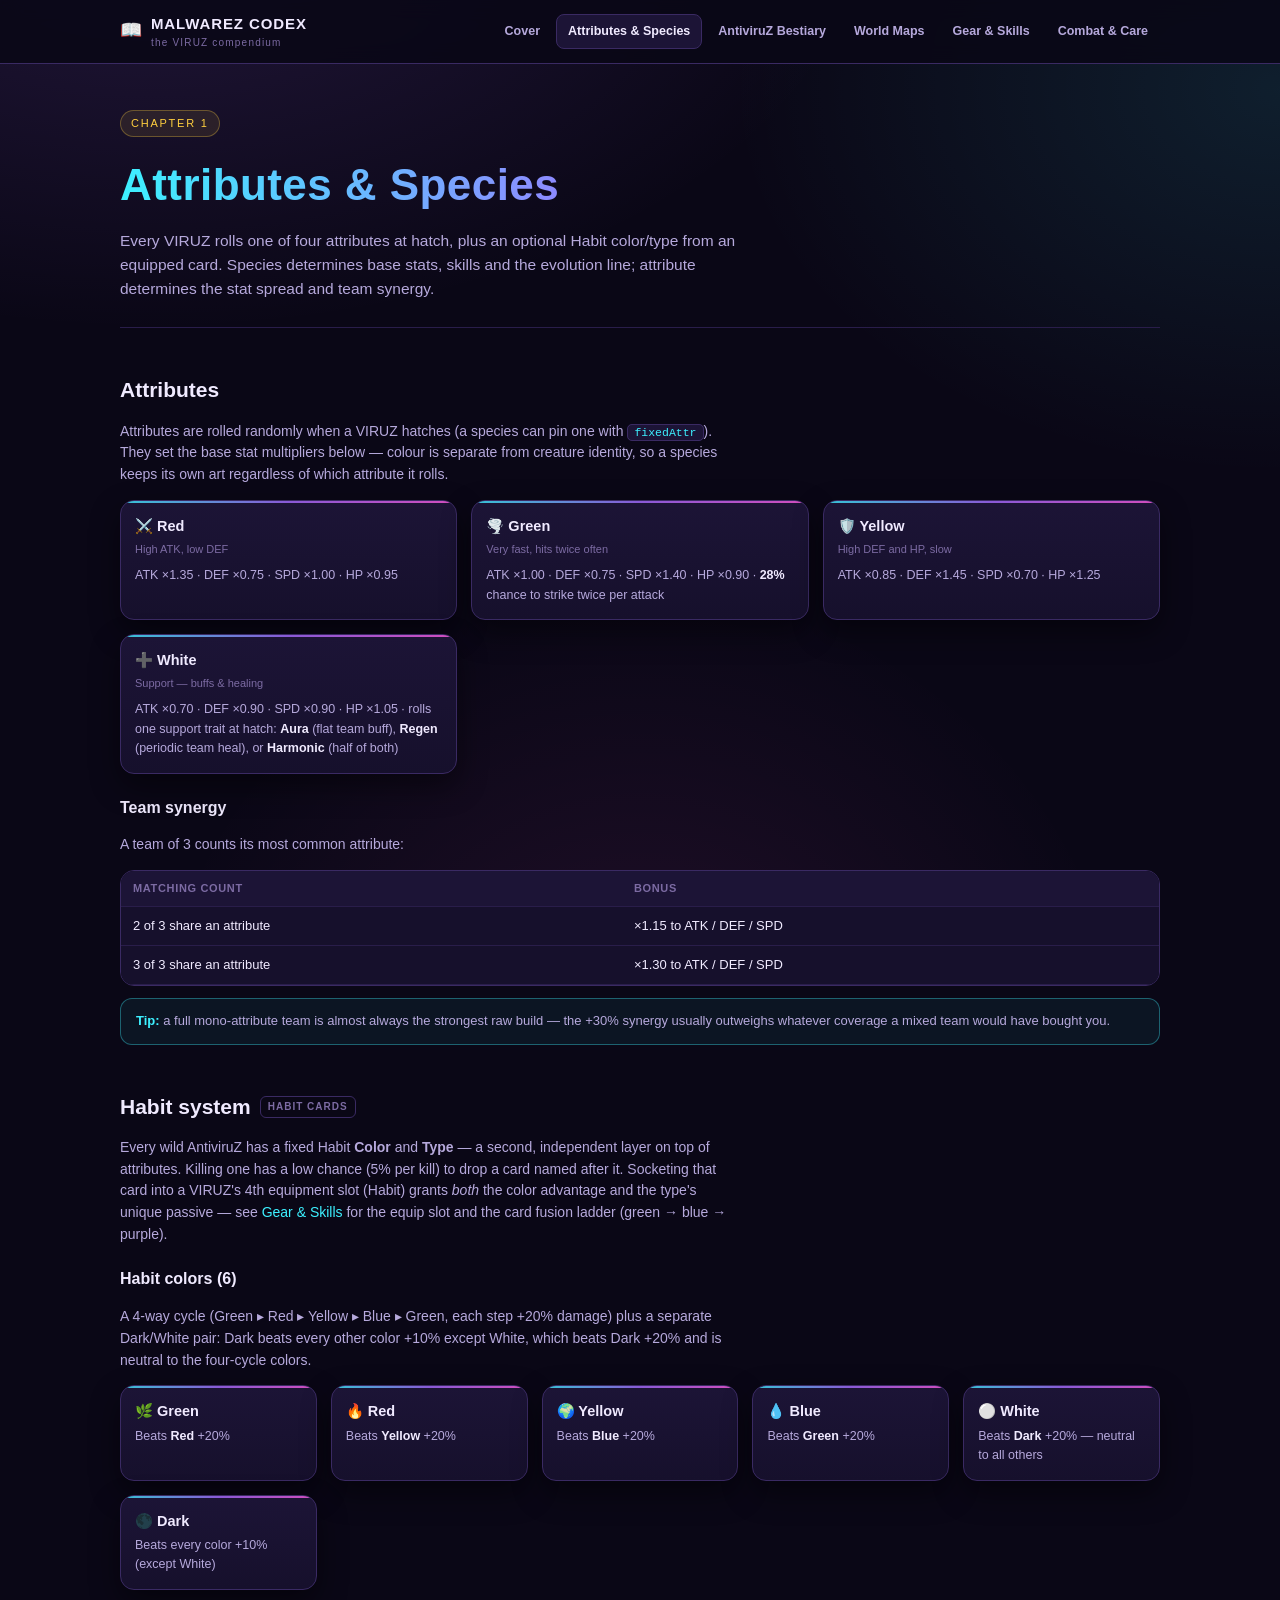
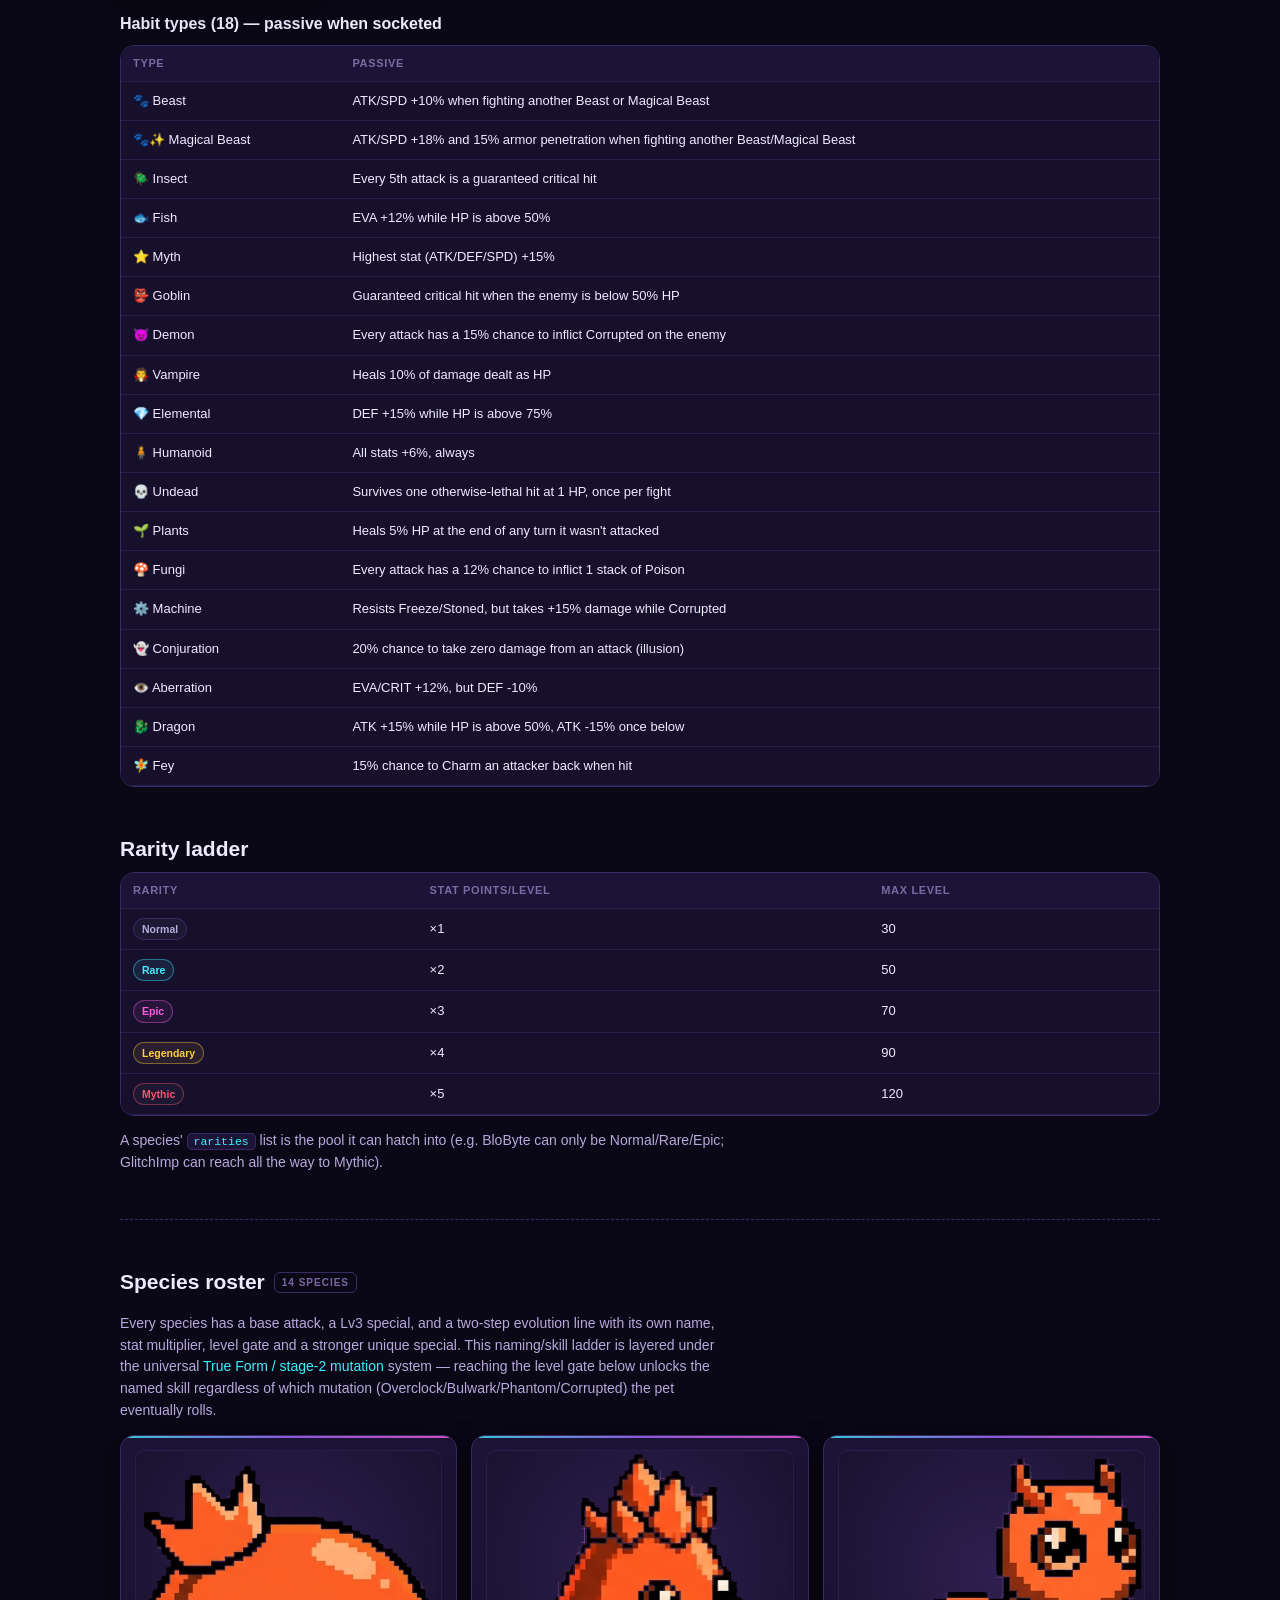
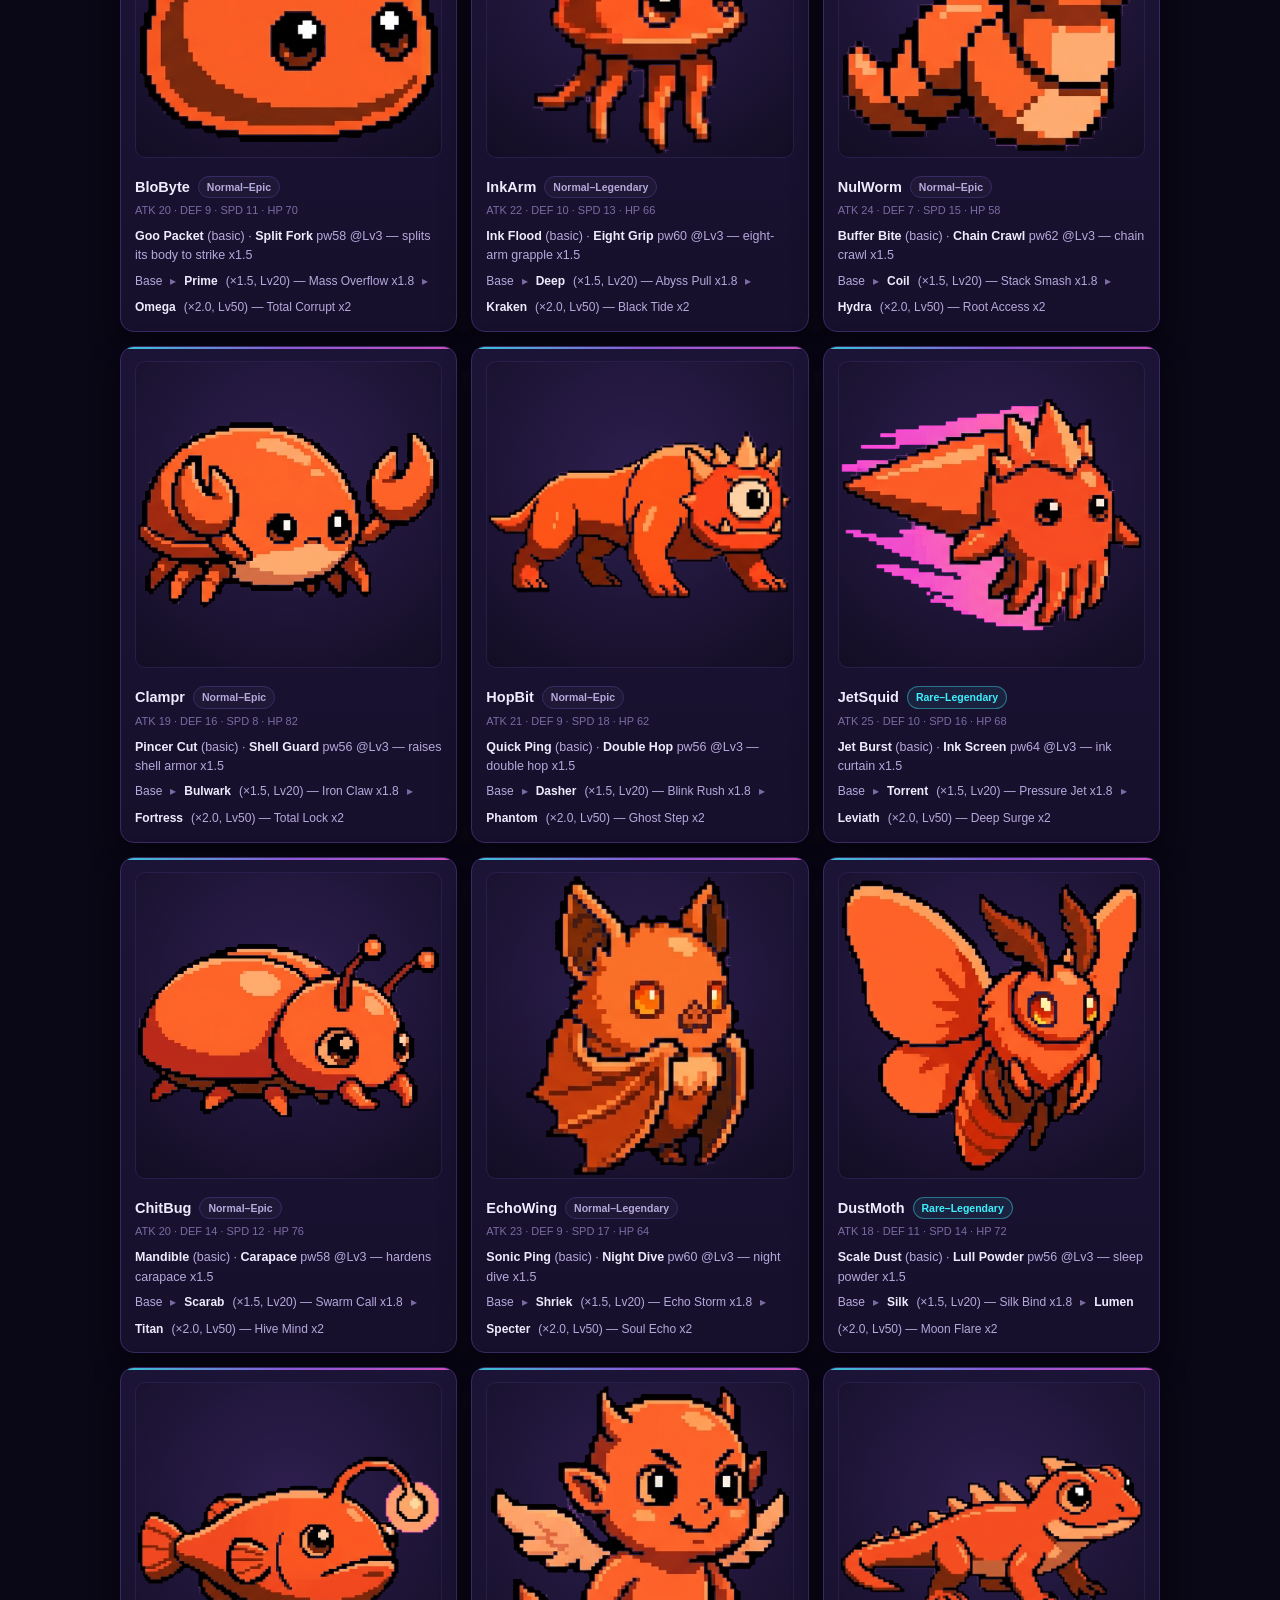
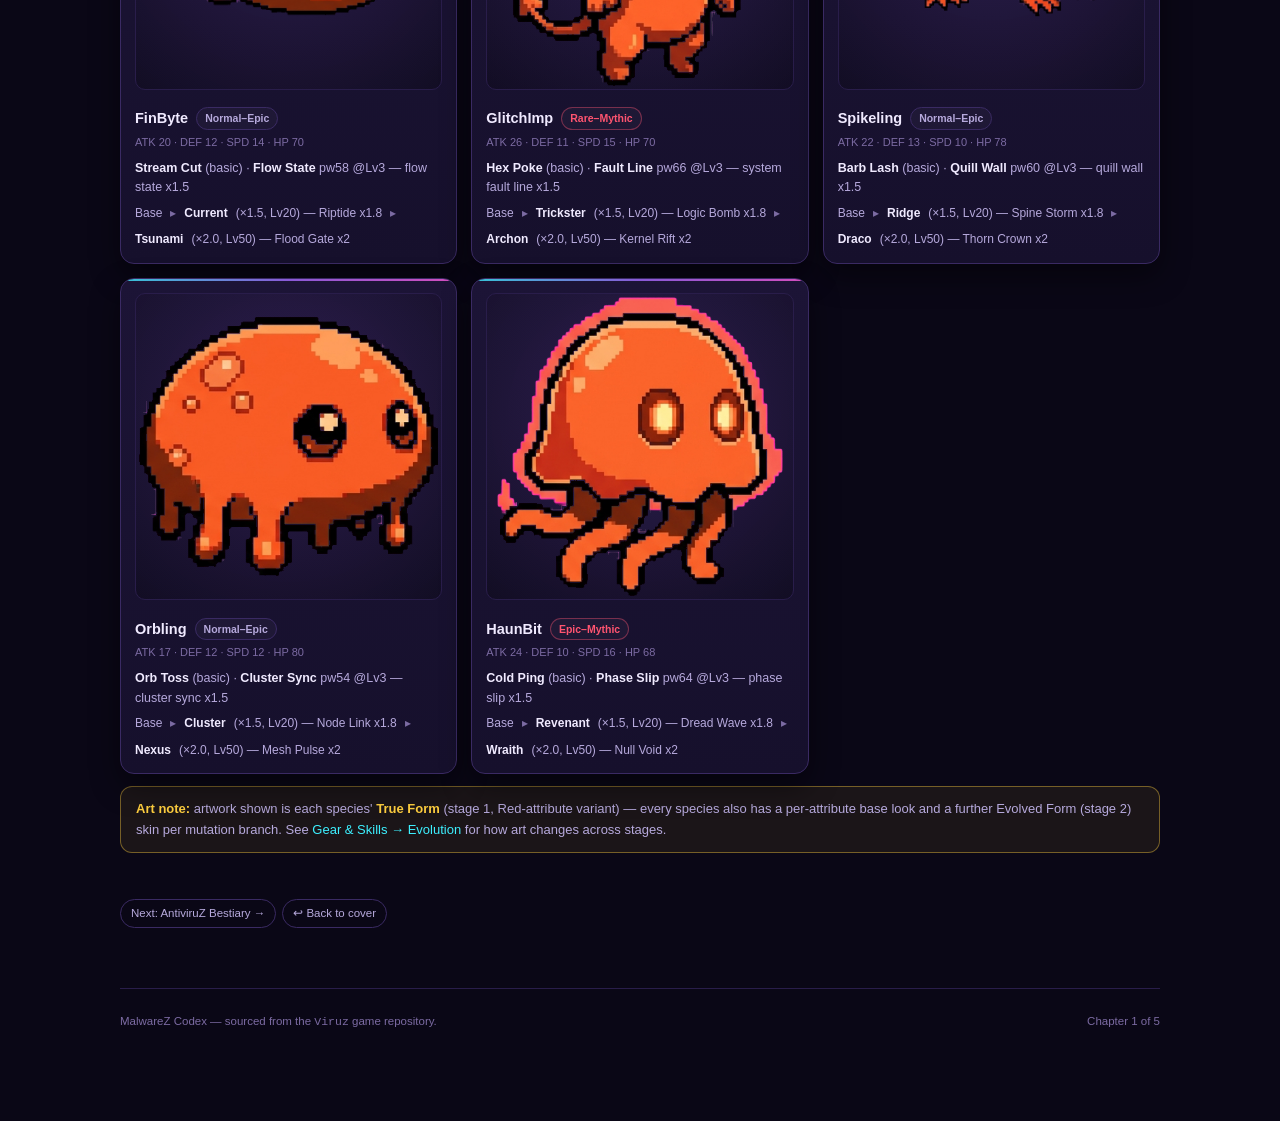
<file: species.html>
<!doctype html>
<html lang="en">
<head>
<meta charset="utf-8">
<meta name="viewport" content="width=device-width, initial-scale=1">
<title>Attributes &amp; Species — MalwareZ Codex</title>
<meta name="description" content="Attributes, team synergy, the Habit color/type passive system, rarity ladder, and all 14 VIRUZ species with their full evolution chains.">
<link rel="icon" href="favicon.ico">
<link rel="stylesheet" href="assets/style.css">
</head>
<body>

<div class="topbar">
  <div class="topbar-inner">
    <div class="brand"><span class="book">📖</span><span>MALWAREZ CODEX<small>the VIRUZ compendium</small></span></div>
    <nav class="nav-links">
      <a href="index.html">Cover</a>
      <a href="species.html" class="on">Attributes &amp; Species</a>
      <a href="bestiary.html">AntiviruZ Bestiary</a>
      <a href="world.html">World Maps</a>
      <a href="systems.html">Gear &amp; Skills</a>
      <a href="combat.html">Combat &amp; Care</a>
    </nav>
  </div>
</div>

<div class="wrap">
  <div class="pagehead">
    <span class="eyebrow">Chapter 1</span>
    <h1>Attributes &amp; Species</h1>
    <p class="lede">Every VIRUZ rolls one of four attributes at hatch, plus an optional Habit color/type from an equipped card. Species determines base stats, skills and the evolution line; attribute determines the stat spread and team synergy.</p>
  </div>

  <section class="chapter" id="attributes">
    <h2 class="h">Attributes</h2>
    <p class="desc">Attributes are rolled randomly when a VIRUZ hatches (a species can pin one with <span class="kbd">fixedAttr</span>). They set the base stat multipliers below — colour is separate from creature identity, so a species keeps its own art regardless of which attribute it rolls.</p>
    <div class="grid wide">
      <div class="card"><h4>⚔️ Red</h4><div class="sub">High ATK, low DEF</div><div class="body">ATK ×1.35 · DEF ×0.75 · SPD ×1.00 · HP ×0.95</div></div>
      <div class="card"><h4>🌪️ Green</h4><div class="sub">Very fast, hits twice often</div><div class="body">ATK ×1.00 · DEF ×0.75 · SPD ×1.40 · HP ×0.90 · <b>28%</b> chance to strike twice per attack</div></div>
      <div class="card"><h4>🛡️ Yellow</h4><div class="sub">High DEF and HP, slow</div><div class="body">ATK ×0.85 · DEF ×1.45 · SPD ×0.70 · HP ×1.25</div></div>
      <div class="card"><h4>➕ White</h4><div class="sub">Support — buffs &amp; healing</div><div class="body">ATK ×0.70 · DEF ×0.90 · SPD ×0.90 · HP ×1.05 · rolls one support trait at hatch: <b>Aura</b> (flat team buff), <b>Regen</b> (periodic team heal), or <b>Harmonic</b> (half of both)</div></div>
    </div>

    <h3 class="h3">Team synergy</h3>
    <p class="desc">A team of 3 counts its most common attribute:</p>
    <div class="tblwrap"><table class="data">
      <tr><th>Matching count</th><th>Bonus</th></tr>
      <tr><td>2 of 3 share an attribute</td><td>×1.15 to ATK / DEF / SPD</td></tr>
      <tr><td>3 of 3 share an attribute</td><td>×1.30 to ATK / DEF / SPD</td></tr>
    </table></div>
    <div class="tip"><b>Tip:</b> a full mono-attribute team is almost always the strongest raw build — the +30% synergy usually outweighs whatever coverage a mixed team would have bought you.</div>
  </section>

  <section class="chapter" id="habit">
    <h2 class="h">Habit system <span class="tag">habit cards</span></h2>
    <p class="desc">Every wild AntiviruZ has a fixed Habit <b>Color</b> and <b>Type</b> — a second, independent layer on top of attributes. Killing one has a low chance (5% per kill) to drop a card named after it. Socketing that card into a VIRUZ's 4th equipment slot (Habit) grants <em>both</em> the color advantage and the type's unique passive — see <a href="systems.html#equipment">Gear &amp; Skills</a> for the equip slot and the card fusion ladder (green → blue → purple).</p>

    <h3 class="h3">Habit colors (6)</h3>
    <p class="desc">A 4-way cycle (Green ▸ Red ▸ Yellow ▸ Blue ▸ Green, each step +20% damage) plus a separate Dark/White pair: Dark beats every other color +10% except White, which beats Dark +20% and is neutral to the four-cycle colors.</p>
    <div class="grid tight">
      <div class="card"><h4>🌿 Green</h4><div class="body">Beats <b>Red</b> +20%</div></div>
      <div class="card"><h4>🔥 Red</h4><div class="body">Beats <b>Yellow</b> +20%</div></div>
      <div class="card"><h4>🌍 Yellow</h4><div class="body">Beats <b>Blue</b> +20%</div></div>
      <div class="card"><h4>💧 Blue</h4><div class="body">Beats <b>Green</b> +20%</div></div>
      <div class="card"><h4>⚪ White</h4><div class="body">Beats <b>Dark</b> +20% — neutral to all others</div></div>
      <div class="card"><h4>🌑 Dark</h4><div class="body">Beats every color +10% (except White)</div></div>
    </div>

    <h3 class="h3">Habit types (18) — passive when socketed</h3>
    <div class="tblwrap"><table class="data">
      <tr><th>Type</th><th>Passive</th></tr>
      <tr><td>🐾 Beast</td><td class="wrap-cell">ATK/SPD +10% when fighting another Beast or Magical Beast</td></tr>
      <tr><td>🐾✨ Magical Beast</td><td class="wrap-cell">ATK/SPD +18% and 15% armor penetration when fighting another Beast/Magical Beast</td></tr>
      <tr><td>🪲 Insect</td><td class="wrap-cell">Every 5th attack is a guaranteed critical hit</td></tr>
      <tr><td>🐟 Fish</td><td class="wrap-cell">EVA +12% while HP is above 50%</td></tr>
      <tr><td>⭐ Myth</td><td class="wrap-cell">Highest stat (ATK/DEF/SPD) +15%</td></tr>
      <tr><td>👺 Goblin</td><td class="wrap-cell">Guaranteed critical hit when the enemy is below 50% HP</td></tr>
      <tr><td>😈 Demon</td><td class="wrap-cell">Every attack has a 15% chance to inflict Corrupted on the enemy</td></tr>
      <tr><td>🧛 Vampire</td><td class="wrap-cell">Heals 10% of damage dealt as HP</td></tr>
      <tr><td>💎 Elemental</td><td class="wrap-cell">DEF +15% while HP is above 75%</td></tr>
      <tr><td>🧍 Humanoid</td><td class="wrap-cell">All stats +6%, always</td></tr>
      <tr><td>💀 Undead</td><td class="wrap-cell">Survives one otherwise-lethal hit at 1 HP, once per fight</td></tr>
      <tr><td>🌱 Plants</td><td class="wrap-cell">Heals 5% HP at the end of any turn it wasn't attacked</td></tr>
      <tr><td>🍄 Fungi</td><td class="wrap-cell">Every attack has a 12% chance to inflict 1 stack of Poison</td></tr>
      <tr><td>⚙️ Machine</td><td class="wrap-cell">Resists Freeze/Stoned, but takes +15% damage while Corrupted</td></tr>
      <tr><td>👻 Conjuration</td><td class="wrap-cell">20% chance to take zero damage from an attack (illusion)</td></tr>
      <tr><td>👁️ Aberration</td><td class="wrap-cell">EVA/CRIT +12%, but DEF -10%</td></tr>
      <tr><td>🐉 Dragon</td><td class="wrap-cell">ATK +15% while HP is above 50%, ATK -15% once below</td></tr>
      <tr><td>🧚 Fey</td><td class="wrap-cell">15% chance to Charm an attacker back when hit</td></tr>
    </table></div>
  </section>

  <section class="chapter" id="rarity">
    <h2 class="h">Rarity ladder</h2>
    <div class="tblwrap"><table class="data">
      <tr><th>Rarity</th><th>Stat points/level</th><th>Max level</th></tr>
      <tr><td><span class="pill">Normal</span></td><td>×1</td><td>30</td></tr>
      <tr><td><span class="pill cyan">Rare</span></td><td>×2</td><td>50</td></tr>
      <tr><td><span class="pill magenta">Epic</span></td><td>×3</td><td>70</td></tr>
      <tr><td><span class="pill gold">Legendary</span></td><td>×4</td><td>90</td></tr>
      <tr><td><span class="pill" style="color:#ff5470;border-color:rgba(255,84,112,.4)">Mythic</span></td><td>×5</td><td>120</td></tr>
    </table></div>
    <p class="desc">A species' <span class="kbd">rarities</span> list is the pool it can hatch into (e.g. BloByte can only be Normal/Rare/Epic; GlitchImp can reach all the way to Mythic).</p>
  </section>

  <hr class="rule">

  <section class="chapter" id="roster">
    <h2 class="h">Species roster <span class="tag">14 species</span></h2>
    <p class="desc">Every species has a base attack, a Lv3 special, and a two-step evolution line with its own name, stat multiplier, level gate and a stronger unique special. This naming/skill ladder is layered under the universal <a href="systems.html#evolution">True Form / stage-2 mutation</a> system — reaching the level gate below unlocks the named skill regardless of which mutation (Overclock/Bulwark/Phantom/Corrupted) the pet eventually rolls.</p>

    <div class="grid wide" id="species-grid">

      <div class="card">
        <img class="art" src="assets/species/blobyte.png" alt="BloByte art">
        <h4>BloByte <span class="pill">Normal–Epic</span></h4>
        <div class="sub">ATK 20 · DEF 9 · SPD 11 · HP 70</div>
        <div class="body"><b>Goo Packet</b> (basic) · <b>Split Fork</b> pw58 @Lv3 — splits its body to strike x1.5</div>
        <div class="evo-chain">Base <span class="arrow">▸</span> <b>Prime</b> (×1.5, Lv20) — Mass Overflow x1.8 <span class="arrow">▸</span> <b>Omega</b> (×2.0, Lv50) — Total Corrupt x2</div>
      </div>

      <div class="card">
        <img class="art" src="assets/species/inkarm.png" alt="InkArm art">
        <h4>InkArm <span class="pill">Normal–Legendary</span></h4>
        <div class="sub">ATK 22 · DEF 10 · SPD 13 · HP 66</div>
        <div class="body"><b>Ink Flood</b> (basic) · <b>Eight Grip</b> pw60 @Lv3 — eight-arm grapple x1.5</div>
        <div class="evo-chain">Base <span class="arrow">▸</span> <b>Deep</b> (×1.5, Lv20) — Abyss Pull x1.8 <span class="arrow">▸</span> <b>Kraken</b> (×2.0, Lv50) — Black Tide x2</div>
      </div>

      <div class="card">
        <img class="art" src="assets/species/nulworm.png" alt="NulWorm art">
        <h4>NulWorm <span class="pill">Normal–Epic</span></h4>
        <div class="sub">ATK 24 · DEF 7 · SPD 15 · HP 58</div>
        <div class="body"><b>Buffer Bite</b> (basic) · <b>Chain Crawl</b> pw62 @Lv3 — chain crawl x1.5</div>
        <div class="evo-chain">Base <span class="arrow">▸</span> <b>Coil</b> (×1.5, Lv20) — Stack Smash x1.8 <span class="arrow">▸</span> <b>Hydra</b> (×2.0, Lv50) — Root Access x2</div>
      </div>

      <div class="card">
        <img class="art" src="assets/species/clampr.png" alt="Clampr art">
        <h4>Clampr <span class="pill">Normal–Epic</span></h4>
        <div class="sub">ATK 19 · DEF 16 · SPD 8 · HP 82</div>
        <div class="body"><b>Pincer Cut</b> (basic) · <b>Shell Guard</b> pw56 @Lv3 — raises shell armor x1.5</div>
        <div class="evo-chain">Base <span class="arrow">▸</span> <b>Bulwark</b> (×1.5, Lv20) — Iron Claw x1.8 <span class="arrow">▸</span> <b>Fortress</b> (×2.0, Lv50) — Total Lock x2</div>
      </div>

      <div class="card">
        <img class="art" src="assets/species/hopbit.png" alt="HopBit art">
        <h4>HopBit <span class="pill">Normal–Epic</span></h4>
        <div class="sub">ATK 21 · DEF 9 · SPD 18 · HP 62</div>
        <div class="body"><b>Quick Ping</b> (basic) · <b>Double Hop</b> pw56 @Lv3 — double hop x1.5</div>
        <div class="evo-chain">Base <span class="arrow">▸</span> <b>Dasher</b> (×1.5, Lv20) — Blink Rush x1.8 <span class="arrow">▸</span> <b>Phantom</b> (×2.0, Lv50) — Ghost Step x2</div>
      </div>

      <div class="card">
        <img class="art" src="assets/species/jetsquid.png" alt="JetSquid art">
        <h4>JetSquid <span class="pill cyan">Rare–Legendary</span></h4>
        <div class="sub">ATK 25 · DEF 10 · SPD 16 · HP 68</div>
        <div class="body"><b>Jet Burst</b> (basic) · <b>Ink Screen</b> pw64 @Lv3 — ink curtain x1.5</div>
        <div class="evo-chain">Base <span class="arrow">▸</span> <b>Torrent</b> (×1.5, Lv20) — Pressure Jet x1.8 <span class="arrow">▸</span> <b>Leviath</b> (×2.0, Lv50) — Deep Surge x2</div>
      </div>

      <div class="card">
        <img class="art" src="assets/species/chitbug.png" alt="ChitBug art">
        <h4>ChitBug <span class="pill">Normal–Epic</span></h4>
        <div class="sub">ATK 20 · DEF 14 · SPD 12 · HP 76</div>
        <div class="body"><b>Mandible</b> (basic) · <b>Carapace</b> pw58 @Lv3 — hardens carapace x1.5</div>
        <div class="evo-chain">Base <span class="arrow">▸</span> <b>Scarab</b> (×1.5, Lv20) — Swarm Call x1.8 <span class="arrow">▸</span> <b>Titan</b> (×2.0, Lv50) — Hive Mind x2</div>
      </div>

      <div class="card">
        <img class="art" src="assets/species/echowing.png" alt="EchoWing art">
        <h4>EchoWing <span class="pill">Normal–Legendary</span></h4>
        <div class="sub">ATK 23 · DEF 9 · SPD 17 · HP 64</div>
        <div class="body"><b>Sonic Ping</b> (basic) · <b>Night Dive</b> pw60 @Lv3 — night dive x1.5</div>
        <div class="evo-chain">Base <span class="arrow">▸</span> <b>Shriek</b> (×1.5, Lv20) — Echo Storm x1.8 <span class="arrow">▸</span> <b>Specter</b> (×2.0, Lv50) — Soul Echo x2</div>
      </div>

      <div class="card">
        <img class="art" src="assets/species/dustmoth.png" alt="DustMoth art">
        <h4>DustMoth <span class="pill cyan">Rare–Legendary</span></h4>
        <div class="sub">ATK 18 · DEF 11 · SPD 14 · HP 72</div>
        <div class="body"><b>Scale Dust</b> (basic) · <b>Lull Powder</b> pw56 @Lv3 — sleep powder x1.5</div>
        <div class="evo-chain">Base <span class="arrow">▸</span> <b>Silk</b> (×1.5, Lv20) — Silk Bind x1.8 <span class="arrow">▸</span> <b>Lumen</b> (×2.0, Lv50) — Moon Flare x2</div>
      </div>

      <div class="card">
        <img class="art" src="assets/species/finbyte.png" alt="FinByte art">
        <h4>FinByte <span class="pill">Normal–Epic</span></h4>
        <div class="sub">ATK 20 · DEF 12 · SPD 14 · HP 70</div>
        <div class="body"><b>Stream Cut</b> (basic) · <b>Flow State</b> pw58 @Lv3 — flow state x1.5</div>
        <div class="evo-chain">Base <span class="arrow">▸</span> <b>Current</b> (×1.5, Lv20) — Riptide x1.8 <span class="arrow">▸</span> <b>Tsunami</b> (×2.0, Lv50) — Flood Gate x2</div>
      </div>

      <div class="card">
        <img class="art" src="assets/species/glitchimp.png" alt="GlitchImp art">
        <h4>GlitchImp <span class="pill" style="color:#ff5470;border-color:rgba(255,84,112,.4)">Rare–Mythic</span></h4>
        <div class="sub">ATK 26 · DEF 11 · SPD 15 · HP 70</div>
        <div class="body"><b>Hex Poke</b> (basic) · <b>Fault Line</b> pw66 @Lv3 — system fault line x1.5</div>
        <div class="evo-chain">Base <span class="arrow">▸</span> <b>Trickster</b> (×1.5, Lv20) — Logic Bomb x1.8 <span class="arrow">▸</span> <b>Archon</b> (×2.0, Lv50) — Kernel Rift x2</div>
      </div>

      <div class="card">
        <img class="art" src="assets/species/spikeling.png" alt="Spikeling art">
        <h4>Spikeling <span class="pill">Normal–Epic</span></h4>
        <div class="sub">ATK 22 · DEF 13 · SPD 10 · HP 78</div>
        <div class="body"><b>Barb Lash</b> (basic) · <b>Quill Wall</b> pw60 @Lv3 — quill wall x1.5</div>
        <div class="evo-chain">Base <span class="arrow">▸</span> <b>Ridge</b> (×1.5, Lv20) — Spine Storm x1.8 <span class="arrow">▸</span> <b>Draco</b> (×2.0, Lv50) — Thorn Crown x2</div>
      </div>

      <div class="card">
        <img class="art" src="assets/species/orbling.png" alt="Orbling art">
        <h4>Orbling <span class="pill">Normal–Epic</span></h4>
        <div class="sub">ATK 17 · DEF 12 · SPD 12 · HP 80</div>
        <div class="body"><b>Orb Toss</b> (basic) · <b>Cluster Sync</b> pw54 @Lv3 — cluster sync x1.5</div>
        <div class="evo-chain">Base <span class="arrow">▸</span> <b>Cluster</b> (×1.5, Lv20) — Node Link x1.8 <span class="arrow">▸</span> <b>Nexus</b> (×2.0, Lv50) — Mesh Pulse x2</div>
      </div>

      <div class="card">
        <img class="art" src="assets/species/haunbit.png" alt="HaunBit art">
        <h4>HaunBit <span class="pill" style="color:#ff5470;border-color:rgba(255,84,112,.4)">Epic–Mythic</span></h4>
        <div class="sub">ATK 24 · DEF 10 · SPD 16 · HP 68</div>
        <div class="body"><b>Cold Ping</b> (basic) · <b>Phase Slip</b> pw64 @Lv3 — phase slip x1.5</div>
        <div class="evo-chain">Base <span class="arrow">▸</span> <b>Revenant</b> (×1.5, Lv20) — Dread Wave x1.8 <span class="arrow">▸</span> <b>Wraith</b> (×2.0, Lv50) — Null Void x2</div>
      </div>

    </div>
    <div class="tip gold"><b>Art note:</b> artwork shown is each species' <b>True Form</b> (stage 1, Red-attribute variant) — every species also has a per-attribute base look and a further Evolved Form (stage 2) skin per mutation branch. See <a href="systems.html#evolution">Gear &amp; Skills → Evolution</a> for how art changes across stages.</div>
  </section>

  <div class="section-nav">
    <a href="bestiary.html">Next: AntiviruZ Bestiary →</a>
    <a href="index.html">↩ Back to cover</a>
  </div>

  <footer class="pagefoot">
    <span>MalwareZ Codex — sourced from the <code>Viruz</code> game repository.</span>
    <span>Chapter 1 of 5</span>
  </footer>
</div>

</body>
</html>
</file>
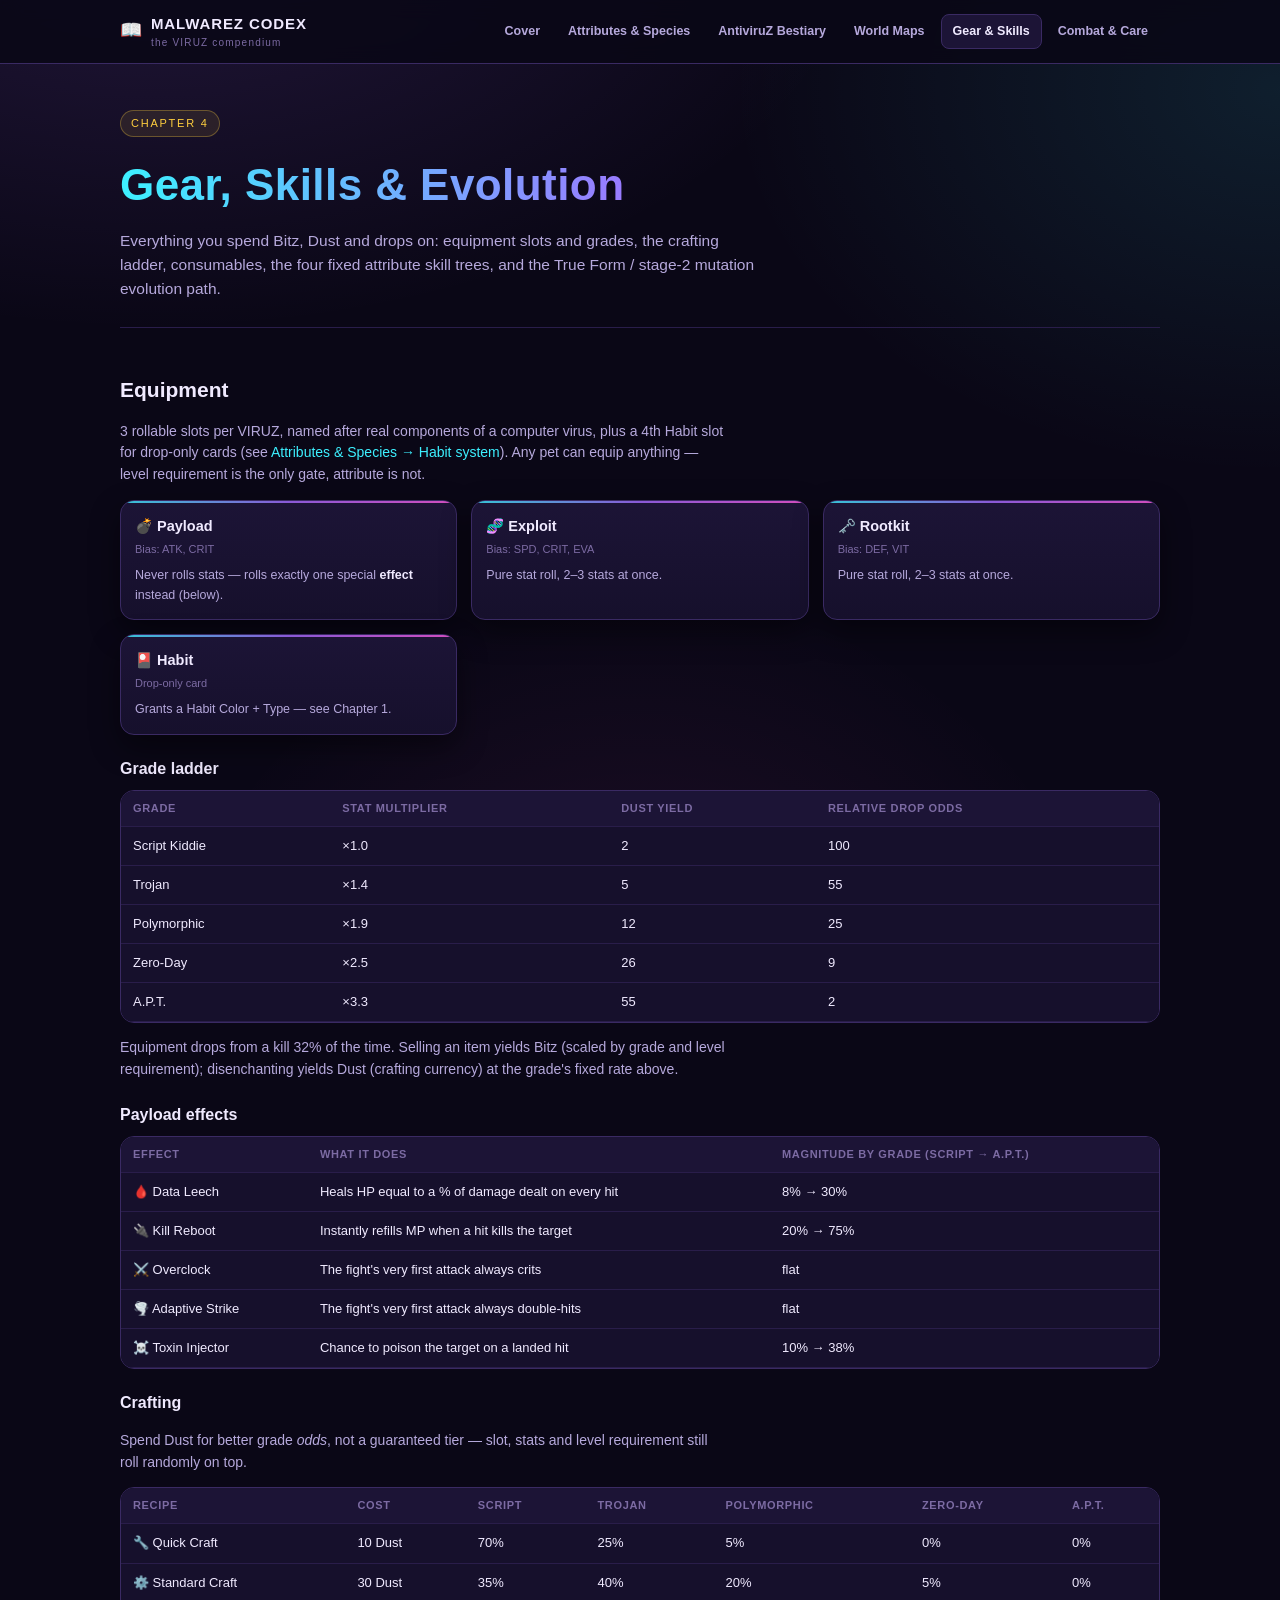
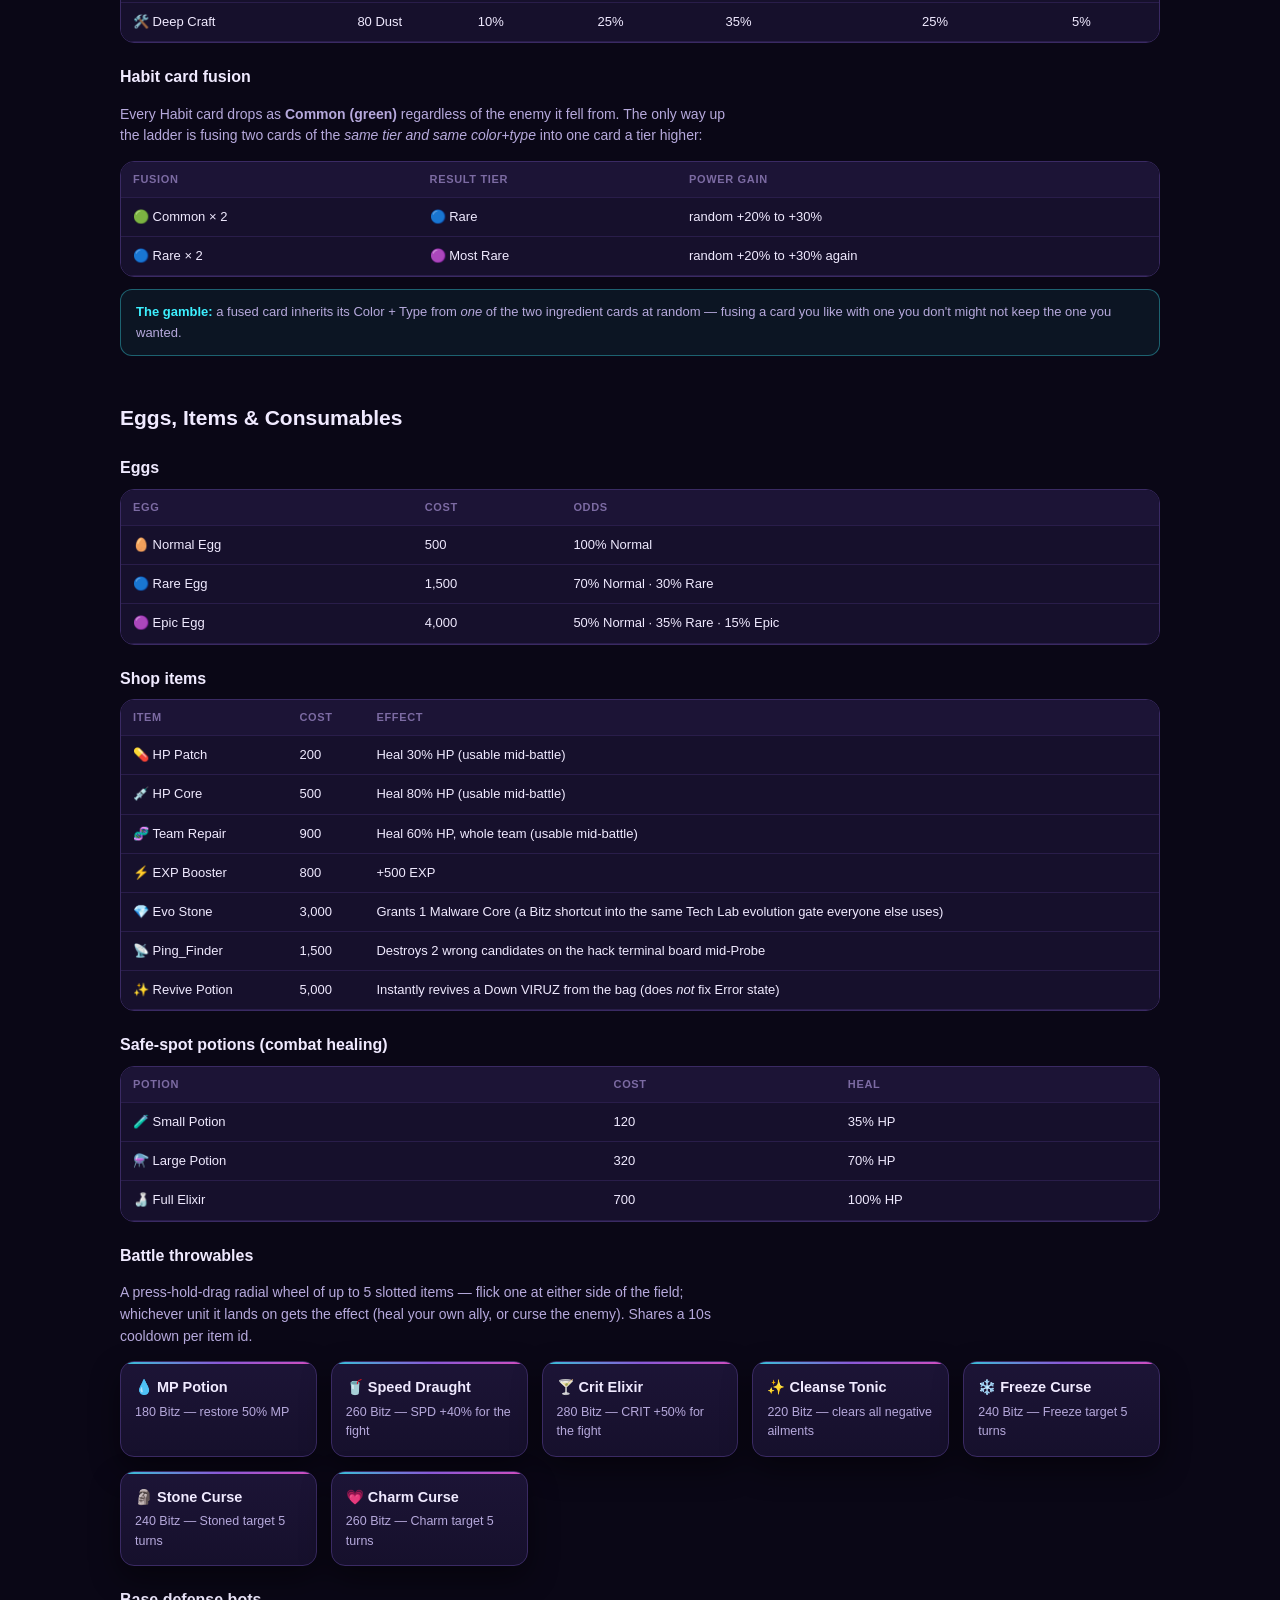
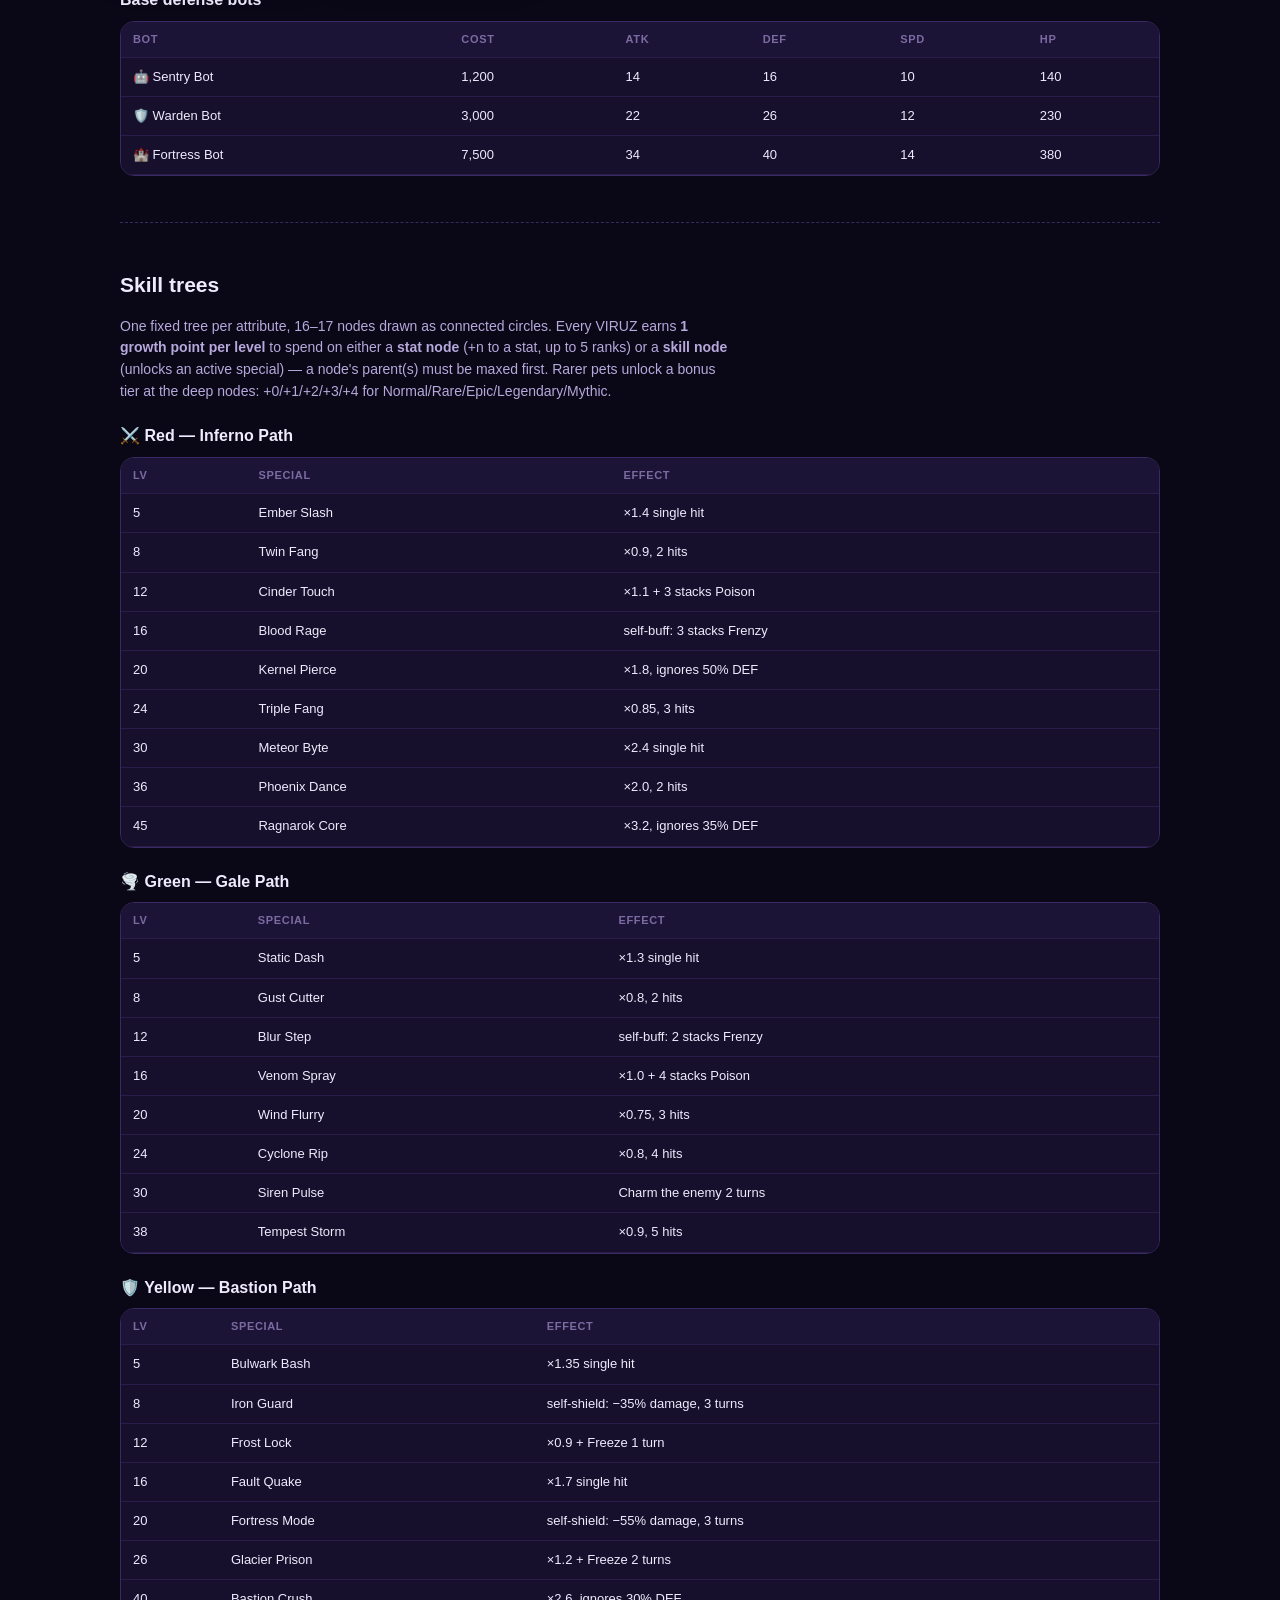
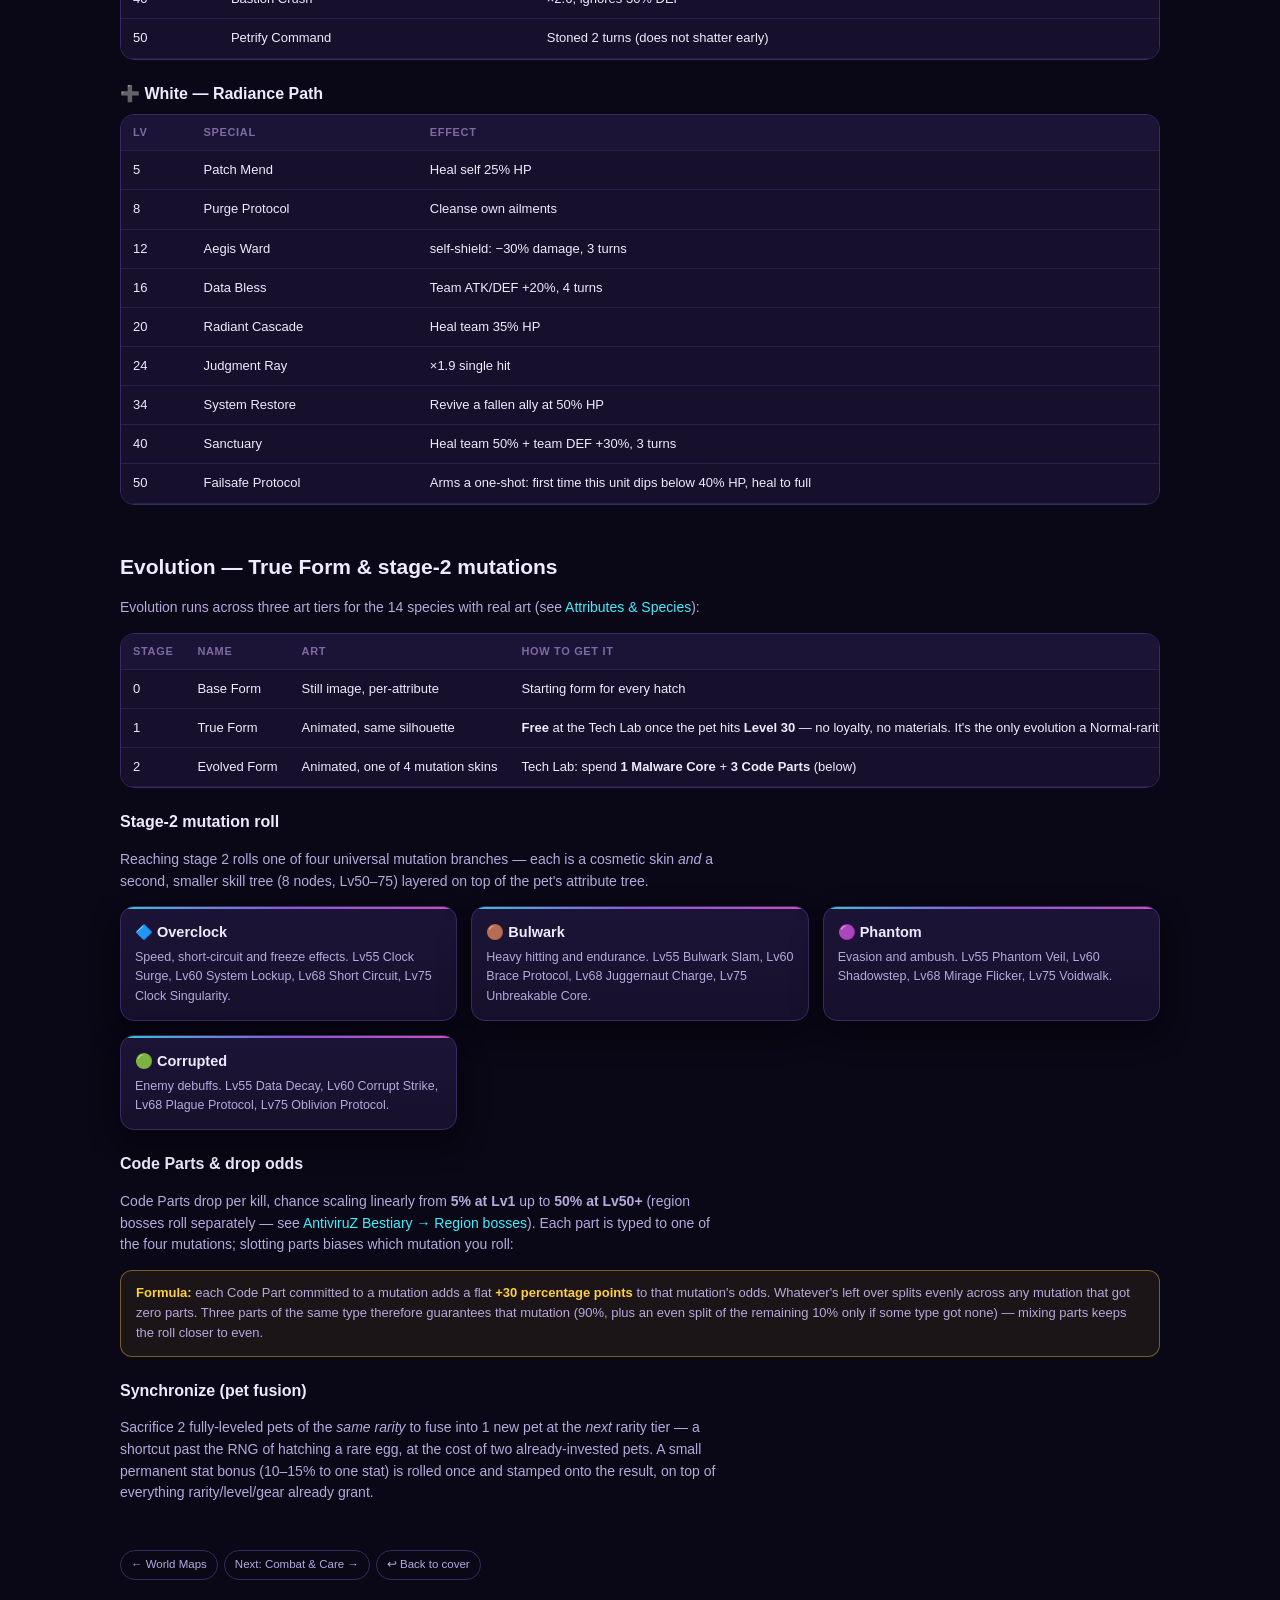
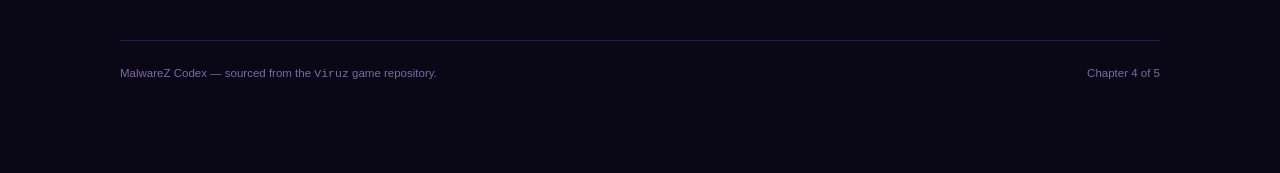
<file: systems.html>
<!doctype html>
<html lang="en">
<head>
<meta charset="utf-8">
<meta name="viewport" content="width=device-width, initial-scale=1">
<title>Gear, Skills &amp; Evolution — MalwareZ Codex</title>
<meta name="description" content="Equipment slots and grades, Payload effects, crafting, Eggs and Items, the four attribute skill trees, and the True Form / stage-2 mutation evolution system.">
<link rel="icon" href="favicon.ico">
<link rel="stylesheet" href="assets/style.css">
</head>
<body>

<div class="topbar">
  <div class="topbar-inner">
    <div class="brand"><span class="book">📖</span><span>MALWAREZ CODEX<small>the VIRUZ compendium</small></span></div>
    <nav class="nav-links">
      <a href="index.html">Cover</a>
      <a href="species.html">Attributes &amp; Species</a>
      <a href="bestiary.html">AntiviruZ Bestiary</a>
      <a href="world.html">World Maps</a>
      <a href="systems.html" class="on">Gear &amp; Skills</a>
      <a href="combat.html">Combat &amp; Care</a>
    </nav>
  </div>
</div>

<div class="wrap">
  <div class="pagehead">
    <span class="eyebrow">Chapter 4</span>
    <h1>Gear, Skills &amp; Evolution</h1>
    <p class="lede">Everything you spend Bitz, Dust and drops on: equipment slots and grades, the crafting ladder, consumables, the four fixed attribute skill trees, and the True Form / stage-2 mutation evolution path.</p>
  </div>

  <section class="chapter" id="equipment">
    <h2 class="h">Equipment</h2>
    <p class="desc">3 rollable slots per VIRUZ, named after real components of a computer virus, plus a 4th Habit slot for drop-only cards (see <a href="species.html#habit">Attributes &amp; Species → Habit system</a>). Any pet can equip anything — level requirement is the only gate, attribute is not.</p>
    <div class="grid wide">
      <div class="card"><h4>💣 Payload</h4><div class="sub">Bias: ATK, CRIT</div><div class="body">Never rolls stats — rolls exactly one special <b>effect</b> instead (below).</div></div>
      <div class="card"><h4>🧬 Exploit</h4><div class="sub">Bias: SPD, CRIT, EVA</div><div class="body">Pure stat roll, 2–3 stats at once.</div></div>
      <div class="card"><h4>🗝️ Rootkit</h4><div class="sub">Bias: DEF, VIT</div><div class="body">Pure stat roll, 2–3 stats at once.</div></div>
      <div class="card"><h4>🎴 Habit</h4><div class="sub">Drop-only card</div><div class="body">Grants a Habit Color + Type — see Chapter 1.</div></div>
    </div>

    <h3 class="h3">Grade ladder</h3>
    <div class="tblwrap"><table class="data">
      <tr><th>Grade</th><th>Stat multiplier</th><th>Dust yield</th><th>Relative drop odds</th></tr>
      <tr><td>Script Kiddie</td><td>×1.0</td><td>2</td><td>100</td></tr>
      <tr><td>Trojan</td><td>×1.4</td><td>5</td><td>55</td></tr>
      <tr><td>Polymorphic</td><td>×1.9</td><td>12</td><td>25</td></tr>
      <tr><td>Zero-Day</td><td>×2.5</td><td>26</td><td>9</td></tr>
      <tr><td>A.P.T.</td><td>×3.3</td><td>55</td><td>2</td></tr>
    </table></div>
    <p class="desc">Equipment drops from a kill 32% of the time. Selling an item yields Bitz (scaled by grade and level requirement); disenchanting yields Dust (crafting currency) at the grade's fixed rate above.</p>

    <h3 class="h3">Payload effects</h3>
    <div class="tblwrap"><table class="data">
      <tr><th>Effect</th><th>What it does</th><th>Magnitude by grade (Script → A.P.T.)</th></tr>
      <tr><td>🩸 Data Leech</td><td class="wrap-cell">Heals HP equal to a % of damage dealt on every hit</td><td>8% → 30%</td></tr>
      <tr><td>🔌 Kill Reboot</td><td class="wrap-cell">Instantly refills MP when a hit kills the target</td><td>20% → 75%</td></tr>
      <tr><td>⚔️ Overclock</td><td class="wrap-cell">The fight's very first attack always crits</td><td>flat</td></tr>
      <tr><td>🌪️ Adaptive Strike</td><td class="wrap-cell">The fight's very first attack always double-hits</td><td>flat</td></tr>
      <tr><td>☠️ Toxin Injector</td><td class="wrap-cell">Chance to poison the target on a landed hit</td><td>10% → 38%</td></tr>
    </table></div>

    <h3 class="h3">Crafting</h3>
    <p class="desc">Spend Dust for better grade <em>odds</em>, not a guaranteed tier — slot, stats and level requirement still roll randomly on top.</p>
    <div class="tblwrap"><table class="data">
      <tr><th>Recipe</th><th>Cost</th><th>Script</th><th>Trojan</th><th>Polymorphic</th><th>Zero-Day</th><th>A.P.T.</th></tr>
      <tr><td>🔧 Quick Craft</td><td>10 Dust</td><td>70%</td><td>25%</td><td>5%</td><td>0%</td><td>0%</td></tr>
      <tr><td>⚙️ Standard Craft</td><td>30 Dust</td><td>35%</td><td>40%</td><td>20%</td><td>5%</td><td>0%</td></tr>
      <tr><td>🛠️ Deep Craft</td><td>80 Dust</td><td>10%</td><td>25%</td><td>35%</td><td>25%</td><td>5%</td></tr>
    </table></div>

    <h3 class="h3">Habit card fusion</h3>
    <p class="desc">Every Habit card drops as <b>Common (green)</b> regardless of the enemy it fell from. The only way up the ladder is fusing two cards of the <em>same tier and same color+type</em> into one card a tier higher:</p>
    <div class="tblwrap"><table class="data">
      <tr><th>Fusion</th><th>Result tier</th><th>Power gain</th></tr>
      <tr><td>🟢 Common × 2</td><td>🔵 Rare</td><td>random +20% to +30%</td></tr>
      <tr><td>🔵 Rare × 2</td><td>🟣 Most Rare</td><td>random +20% to +30% again</td></tr>
    </table></div>
    <div class="tip"><b>The gamble:</b> a fused card inherits its Color + Type from <em>one</em> of the two ingredient cards at random — fusing a card you like with one you don't might not keep the one you wanted.</div>
  </section>

  <section class="chapter" id="items">
    <h2 class="h">Eggs, Items &amp; Consumables</h2>

    <h3 class="h3">Eggs</h3>
    <div class="tblwrap"><table class="data">
      <tr><th>Egg</th><th>Cost</th><th>Odds</th></tr>
      <tr><td>🥚 Normal Egg</td><td>500</td><td>100% Normal</td></tr>
      <tr><td>🔵 Rare Egg</td><td>1,500</td><td>70% Normal · 30% Rare</td></tr>
      <tr><td>🟣 Epic Egg</td><td>4,000</td><td>50% Normal · 35% Rare · 15% Epic</td></tr>
    </table></div>

    <h3 class="h3">Shop items</h3>
    <div class="tblwrap"><table class="data">
      <tr><th>Item</th><th>Cost</th><th>Effect</th></tr>
      <tr><td>💊 HP Patch</td><td>200</td><td>Heal 30% HP (usable mid-battle)</td></tr>
      <tr><td>💉 HP Core</td><td>500</td><td>Heal 80% HP (usable mid-battle)</td></tr>
      <tr><td>🧬 Team Repair</td><td>900</td><td>Heal 60% HP, whole team (usable mid-battle)</td></tr>
      <tr><td>⚡ EXP Booster</td><td>800</td><td>+500 EXP</td></tr>
      <tr><td>💎 Evo Stone</td><td>3,000</td><td>Grants 1 Malware Core (a Bitz shortcut into the same Tech Lab evolution gate everyone else uses)</td></tr>
      <tr><td>📡 Ping_Finder</td><td>1,500</td><td>Destroys 2 wrong candidates on the hack terminal board mid-Probe</td></tr>
      <tr><td>✨ Revive Potion</td><td>5,000</td><td>Instantly revives a Down VIRUZ from the bag (does <em>not</em> fix Error state)</td></tr>
    </table></div>

    <h3 class="h3">Safe-spot potions (combat healing)</h3>
    <div class="tblwrap"><table class="data">
      <tr><th>Potion</th><th>Cost</th><th>Heal</th></tr>
      <tr><td>🧪 Small Potion</td><td>120</td><td>35% HP</td></tr>
      <tr><td>⚗️ Large Potion</td><td>320</td><td>70% HP</td></tr>
      <tr><td>🍶 Full Elixir</td><td>700</td><td>100% HP</td></tr>
    </table></div>

    <h3 class="h3">Battle throwables</h3>
    <p class="desc">A press-hold-drag radial wheel of up to 5 slotted items — flick one at either side of the field; whichever unit it lands on gets the effect (heal your own ally, or curse the enemy). Shares a 10s cooldown per item id.</p>
    <div class="grid tight">
      <div class="card"><h4>💧 MP Potion</h4><div class="body">180 Bitz — restore 50% MP</div></div>
      <div class="card"><h4>🥤 Speed Draught</h4><div class="body">260 Bitz — SPD +40% for the fight</div></div>
      <div class="card"><h4>🍸 Crit Elixir</h4><div class="body">280 Bitz — CRIT +50% for the fight</div></div>
      <div class="card"><h4>✨ Cleanse Tonic</h4><div class="body">220 Bitz — clears all negative ailments</div></div>
      <div class="card"><h4>❄️ Freeze Curse</h4><div class="body">240 Bitz — Freeze target 5 turns</div></div>
      <div class="card"><h4>🗿 Stone Curse</h4><div class="body">240 Bitz — Stoned target 5 turns</div></div>
      <div class="card"><h4>💗 Charm Curse</h4><div class="body">260 Bitz — Charm target 5 turns</div></div>
    </div>

    <h3 class="h3">Base defense bots</h3>
    <div class="tblwrap"><table class="data">
      <tr><th>Bot</th><th>Cost</th><th>ATK</th><th>DEF</th><th>SPD</th><th>HP</th></tr>
      <tr><td>🤖 Sentry Bot</td><td>1,200</td><td>14</td><td>16</td><td>10</td><td>140</td></tr>
      <tr><td>🛡️ Warden Bot</td><td>3,000</td><td>22</td><td>26</td><td>12</td><td>230</td></tr>
      <tr><td>🏰 Fortress Bot</td><td>7,500</td><td>34</td><td>40</td><td>14</td><td>380</td></tr>
    </table></div>
  </section>

  <hr class="rule">

  <section class="chapter" id="skilltrees">
    <h2 class="h">Skill trees</h2>
    <p class="desc">One fixed tree per attribute, 16–17 nodes drawn as connected circles. Every VIRUZ earns <b>1 growth point per level</b> to spend on either a <b>stat node</b> (+n to a stat, up to 5 ranks) or a <b>skill node</b> (unlocks an active special) — a node's parent(s) must be maxed first. Rarer pets unlock a bonus tier at the deep nodes: +0/+1/+2/+3/+4 for Normal/Rare/Epic/Legendary/Mythic.</p>

    <h3 class="h3">⚔️ Red — Inferno Path</h3>
    <div class="tblwrap"><table class="data">
      <tr><th>Lv</th><th>Special</th><th>Effect</th></tr>
      <tr><td>5</td><td>Ember Slash</td><td>×1.4 single hit</td></tr>
      <tr><td>8</td><td>Twin Fang</td><td>×0.9, 2 hits</td></tr>
      <tr><td>12</td><td>Cinder Touch</td><td>×1.1 + 3 stacks Poison</td></tr>
      <tr><td>16</td><td>Blood Rage</td><td>self-buff: 3 stacks Frenzy</td></tr>
      <tr><td>20</td><td>Kernel Pierce</td><td>×1.8, ignores 50% DEF</td></tr>
      <tr><td>24</td><td>Triple Fang</td><td>×0.85, 3 hits</td></tr>
      <tr><td>30</td><td>Meteor Byte</td><td>×2.4 single hit</td></tr>
      <tr><td>36</td><td>Phoenix Dance</td><td>×2.0, 2 hits</td></tr>
      <tr><td>45</td><td>Ragnarok Core</td><td>×3.2, ignores 35% DEF</td></tr>
    </table></div>

    <h3 class="h3">🌪️ Green — Gale Path</h3>
    <div class="tblwrap"><table class="data">
      <tr><th>Lv</th><th>Special</th><th>Effect</th></tr>
      <tr><td>5</td><td>Static Dash</td><td>×1.3 single hit</td></tr>
      <tr><td>8</td><td>Gust Cutter</td><td>×0.8, 2 hits</td></tr>
      <tr><td>12</td><td>Blur Step</td><td>self-buff: 2 stacks Frenzy</td></tr>
      <tr><td>16</td><td>Venom Spray</td><td>×1.0 + 4 stacks Poison</td></tr>
      <tr><td>20</td><td>Wind Flurry</td><td>×0.75, 3 hits</td></tr>
      <tr><td>24</td><td>Cyclone Rip</td><td>×0.8, 4 hits</td></tr>
      <tr><td>30</td><td>Siren Pulse</td><td>Charm the enemy 2 turns</td></tr>
      <tr><td>38</td><td>Tempest Storm</td><td>×0.9, 5 hits</td></tr>
    </table></div>

    <h3 class="h3">🛡️ Yellow — Bastion Path</h3>
    <div class="tblwrap"><table class="data">
      <tr><th>Lv</th><th>Special</th><th>Effect</th></tr>
      <tr><td>5</td><td>Bulwark Bash</td><td>×1.35 single hit</td></tr>
      <tr><td>8</td><td>Iron Guard</td><td>self-shield: −35% damage, 3 turns</td></tr>
      <tr><td>12</td><td>Frost Lock</td><td>×0.9 + Freeze 1 turn</td></tr>
      <tr><td>16</td><td>Fault Quake</td><td>×1.7 single hit</td></tr>
      <tr><td>20</td><td>Fortress Mode</td><td>self-shield: −55% damage, 3 turns</td></tr>
      <tr><td>26</td><td>Glacier Prison</td><td>×1.2 + Freeze 2 turns</td></tr>
      <tr><td>40</td><td>Bastion Crush</td><td>×2.6, ignores 30% DEF</td></tr>
      <tr><td>50</td><td>Petrify Command</td><td>Stoned 2 turns (does not shatter early)</td></tr>
    </table></div>

    <h3 class="h3">➕ White — Radiance Path</h3>
    <div class="tblwrap"><table class="data">
      <tr><th>Lv</th><th>Special</th><th>Effect</th></tr>
      <tr><td>5</td><td>Patch Mend</td><td>Heal self 25% HP</td></tr>
      <tr><td>8</td><td>Purge Protocol</td><td>Cleanse own ailments</td></tr>
      <tr><td>12</td><td>Aegis Ward</td><td>self-shield: −30% damage, 3 turns</td></tr>
      <tr><td>16</td><td>Data Bless</td><td>Team ATK/DEF +20%, 4 turns</td></tr>
      <tr><td>20</td><td>Radiant Cascade</td><td>Heal team 35% HP</td></tr>
      <tr><td>24</td><td>Judgment Ray</td><td>×1.9 single hit</td></tr>
      <tr><td>34</td><td>System Restore</td><td>Revive a fallen ally at 50% HP</td></tr>
      <tr><td>40</td><td>Sanctuary</td><td>Heal team 50% + team DEF +30%, 3 turns</td></tr>
      <tr><td>50</td><td>Failsafe Protocol</td><td>Arms a one-shot: first time this unit dips below 40% HP, heal to full</td></tr>
    </table></div>
  </section>

  <section class="chapter" id="evolution">
    <h2 class="h">Evolution — True Form &amp; stage-2 mutations</h2>
    <p class="desc">Evolution runs across three art tiers for the 14 species with real art (see <a href="species.html#roster">Attributes &amp; Species</a>):</p>
    <div class="tblwrap"><table class="data">
      <tr><th>Stage</th><th>Name</th><th>Art</th><th>How to get it</th></tr>
      <tr><td>0</td><td>Base Form</td><td>Still image, per-attribute</td><td>Starting form for every hatch</td></tr>
      <tr><td>1</td><td>True Form</td><td>Animated, same silhouette</td><td><b>Free</b> at the Tech Lab once the pet hits <b>Level 30</b> — no loyalty, no materials. It's the only evolution a Normal-rarity pet (max level 30) will ever reach. A ready pet's sprite glows orange.</td></tr>
      <tr><td>2</td><td>Evolved Form</td><td>Animated, one of 4 mutation skins</td><td>Tech Lab: spend <b>1 Malware Core</b> + <b>3 Code Parts</b> (below)</td></tr>
    </table></div>

    <h3 class="h3">Stage-2 mutation roll</h3>
    <p class="desc">Reaching stage 2 rolls one of four universal mutation branches — each is a cosmetic skin <em>and</em> a second, smaller skill tree (8 nodes, Lv50–75) layered on top of the pet's attribute tree.</p>
    <div class="grid wide">
      <div class="card"><h4>🔷 Overclock</h4><div class="body">Speed, short-circuit and freeze effects. Lv55 Clock Surge, Lv60 System Lockup, Lv68 Short Circuit, Lv75 Clock Singularity.</div></div>
      <div class="card"><h4>🟤 Bulwark</h4><div class="body">Heavy hitting and endurance. Lv55 Bulwark Slam, Lv60 Brace Protocol, Lv68 Juggernaut Charge, Lv75 Unbreakable Core.</div></div>
      <div class="card"><h4>🟣 Phantom</h4><div class="body">Evasion and ambush. Lv55 Phantom Veil, Lv60 Shadowstep, Lv68 Mirage Flicker, Lv75 Voidwalk.</div></div>
      <div class="card"><h4>🟢 Corrupted</h4><div class="body">Enemy debuffs. Lv55 Data Decay, Lv60 Corrupt Strike, Lv68 Plague Protocol, Lv75 Oblivion Protocol.</div></div>
    </div>

    <h3 class="h3">Code Parts &amp; drop odds</h3>
    <p class="desc">Code Parts drop per kill, chance scaling linearly from <b>5% at Lv1</b> up to <b>50% at Lv50+</b> (region bosses roll separately — see <a href="bestiary.html#bosses">AntiviruZ Bestiary → Region bosses</a>). Each part is typed to one of the four mutations; slotting parts biases which mutation you roll:</p>
    <div class="tip gold"><b>Formula:</b> each Code Part committed to a mutation adds a flat <b>+30 percentage points</b> to that mutation's odds. Whatever's left over splits evenly across any mutation that got zero parts. Three parts of the same type therefore guarantees that mutation (90%, plus an even split of the remaining 10% only if some type got none) — mixing parts keeps the roll closer to even.</div>

    <h3 class="h3">Synchronize (pet fusion)</h3>
    <p class="desc">Sacrifice 2 fully-leveled pets of the <em>same rarity</em> to fuse into 1 new pet at the <em>next</em> rarity tier — a shortcut past the RNG of hatching a rare egg, at the cost of two already-invested pets. A small permanent stat bonus (10–15% to one stat) is rolled once and stamped onto the result, on top of everything rarity/level/gear already grant.</p>
  </section>

  <div class="section-nav">
    <a href="world.html">← World Maps</a>
    <a href="combat.html">Next: Combat &amp; Care →</a>
    <a href="index.html">↩ Back to cover</a>
  </div>

  <footer class="pagefoot">
    <span>MalwareZ Codex — sourced from the <code>Viruz</code> game repository.</span>
    <span>Chapter 4 of 5</span>
  </footer>
</div>

</body>
</html>
</file>
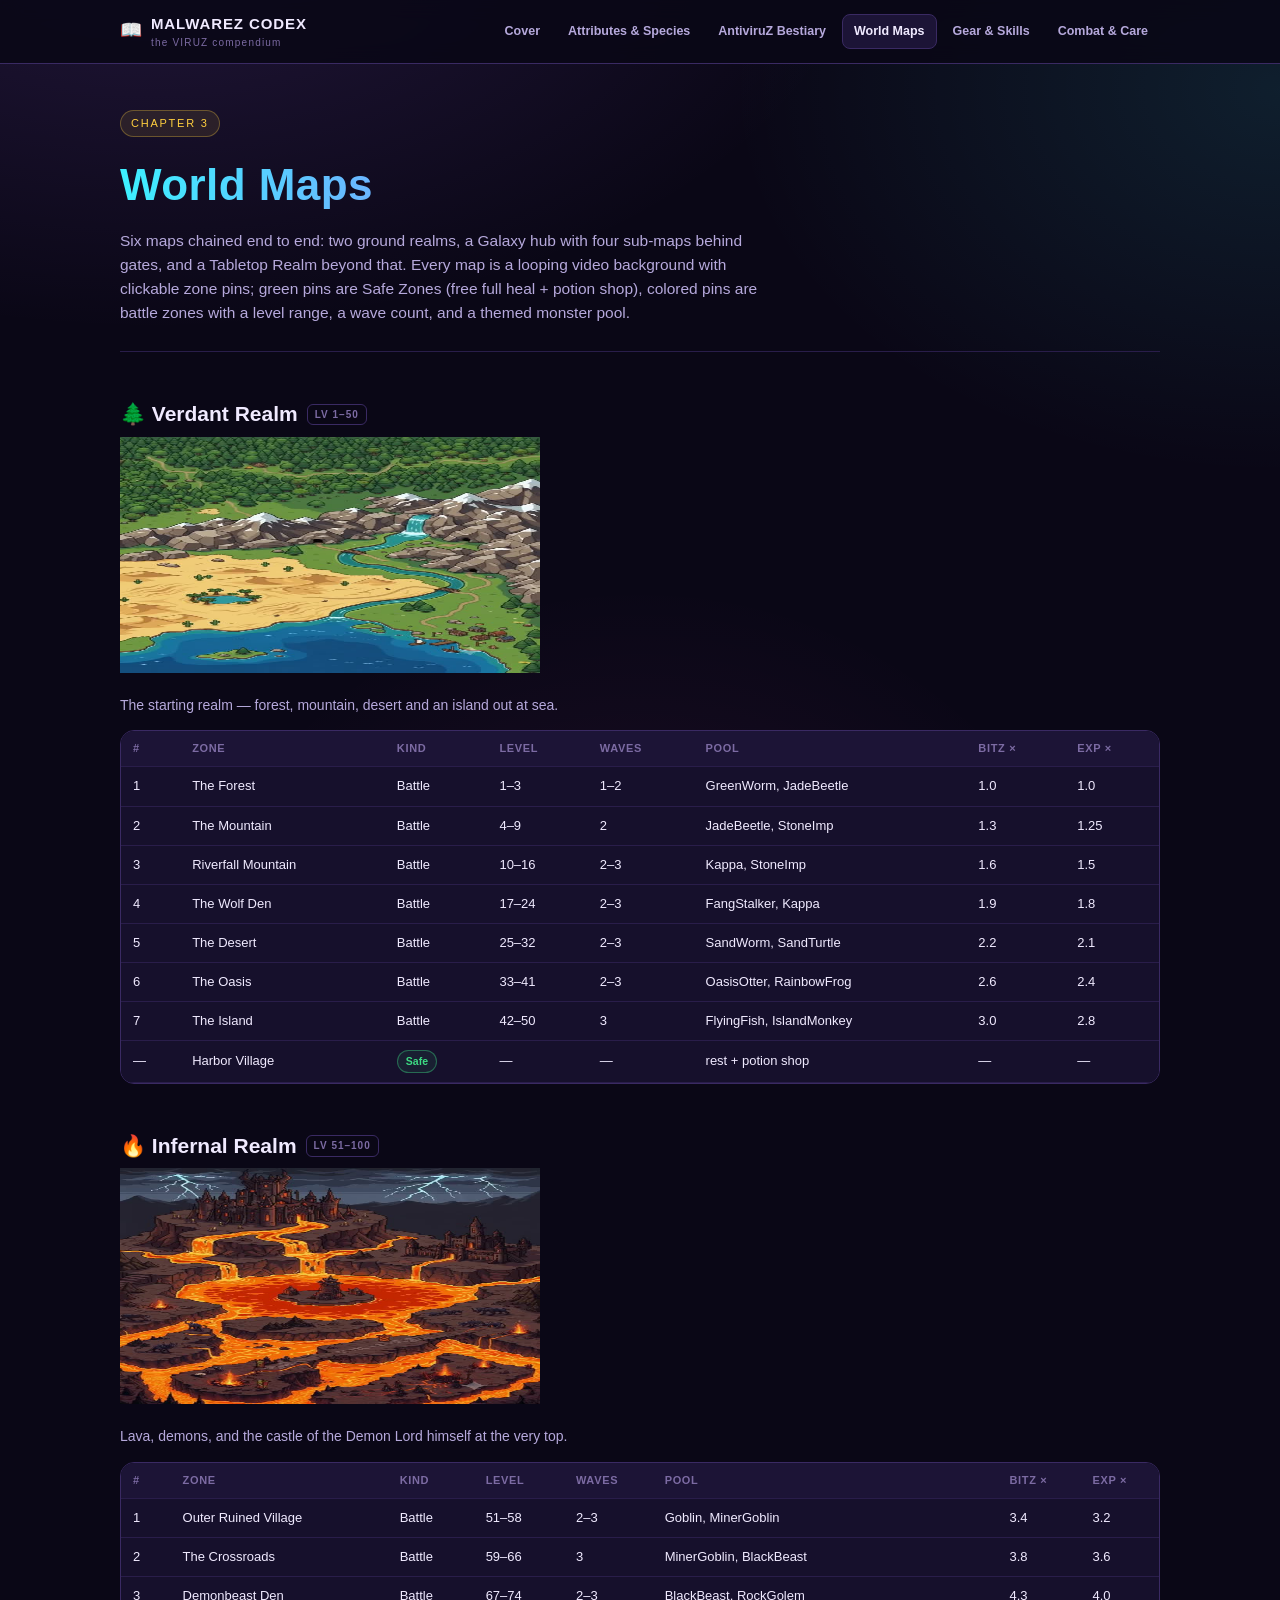
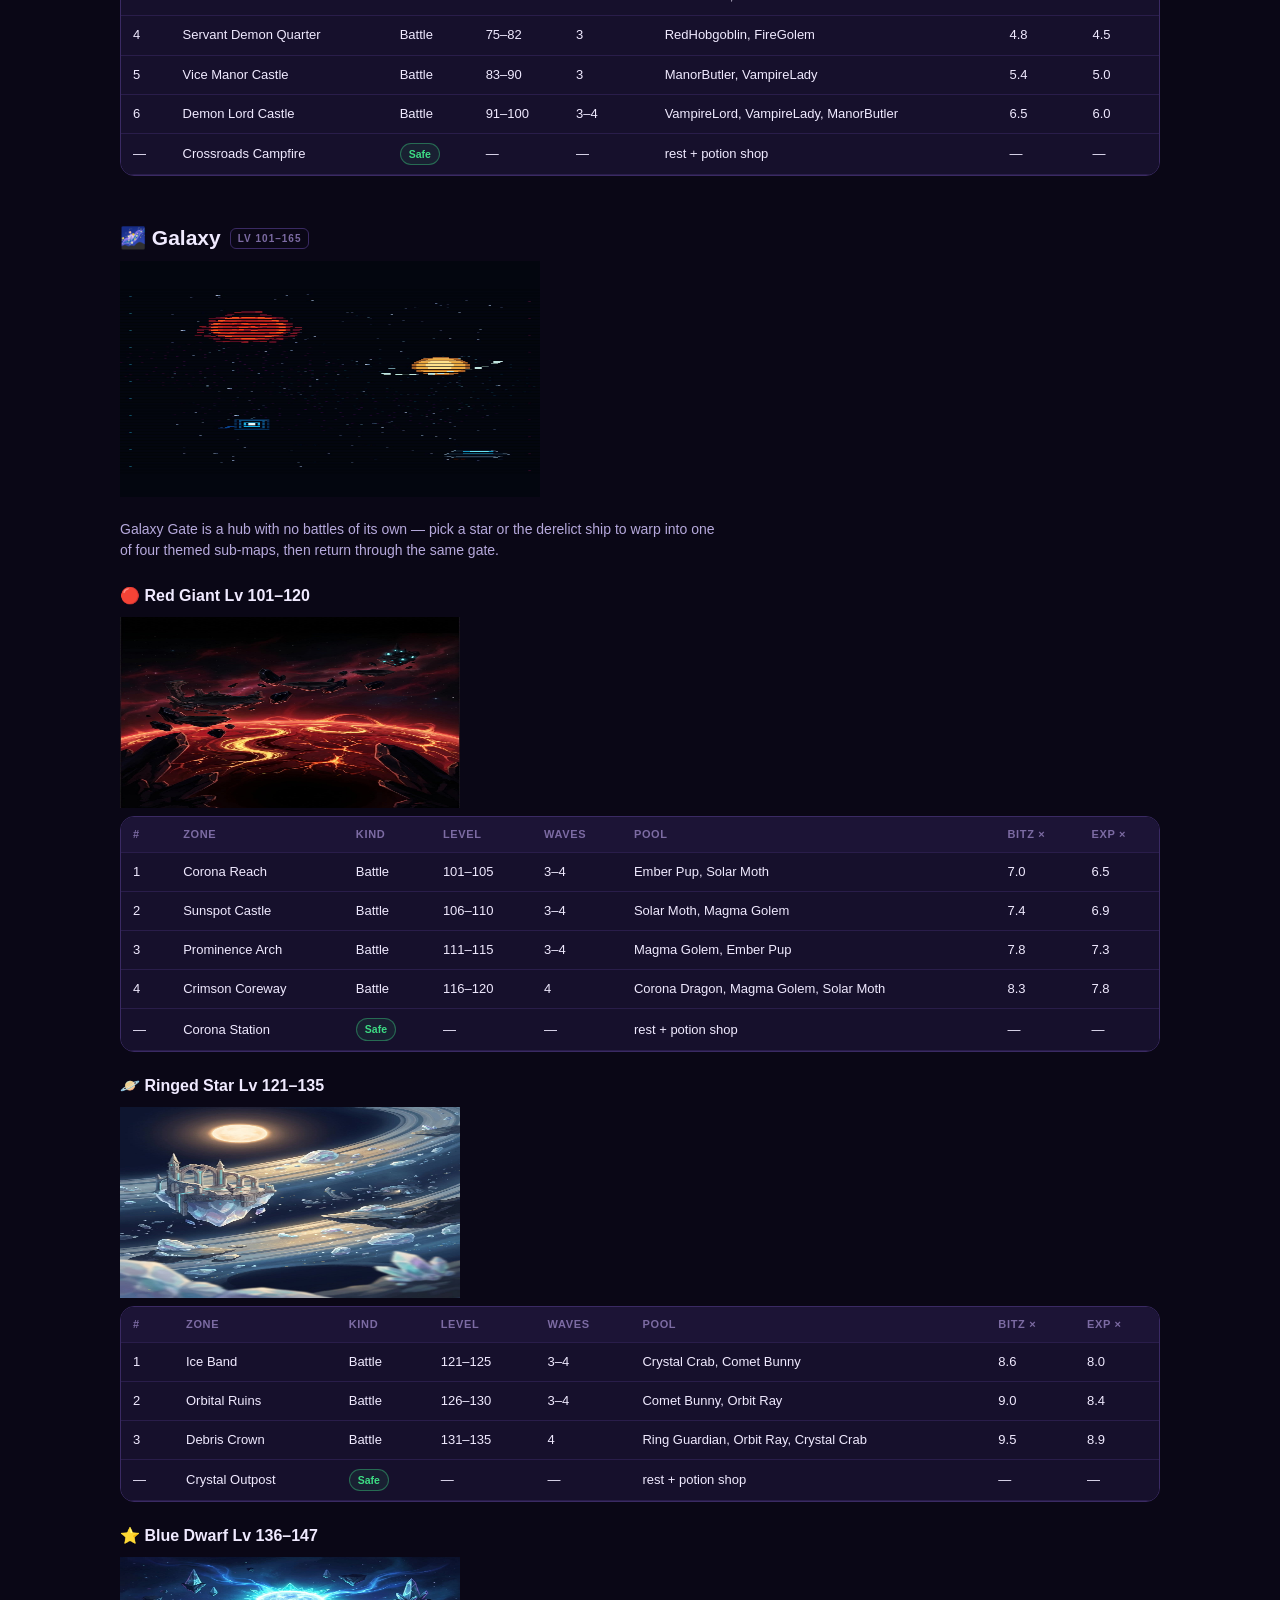
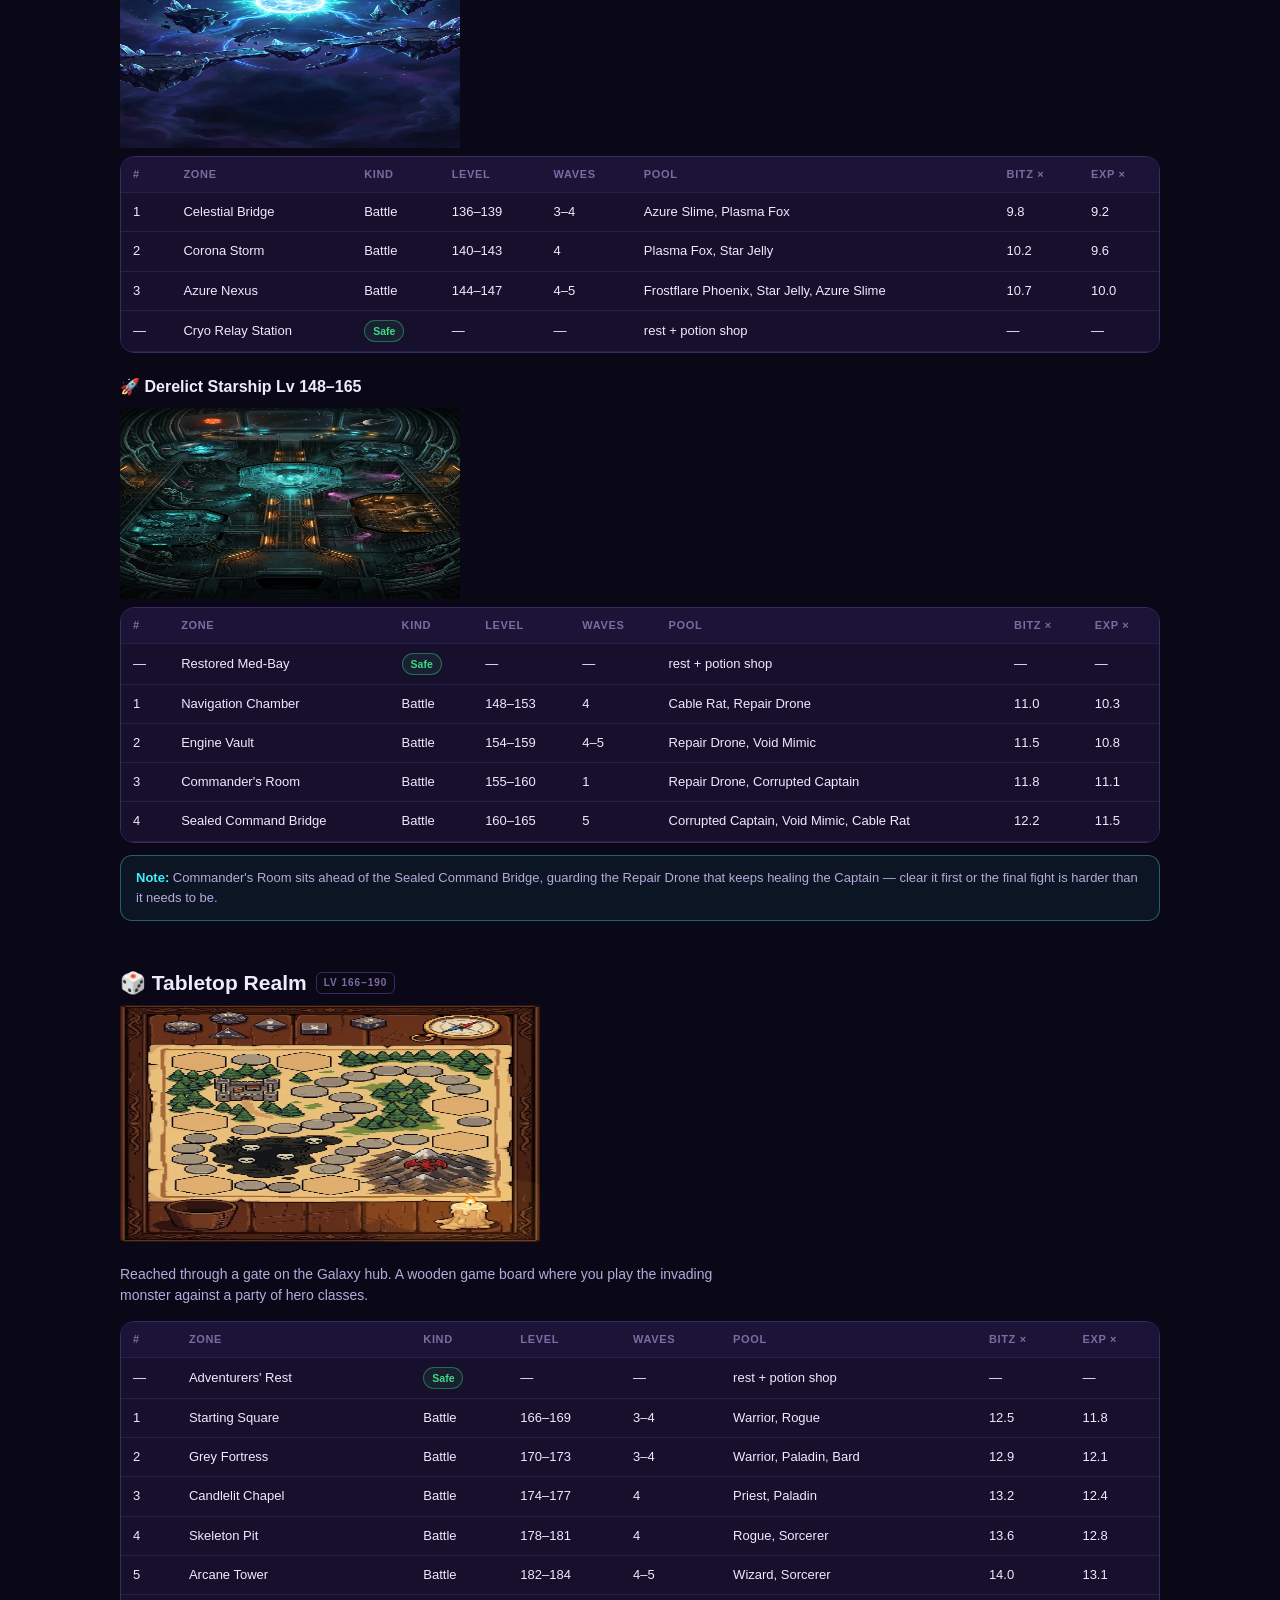
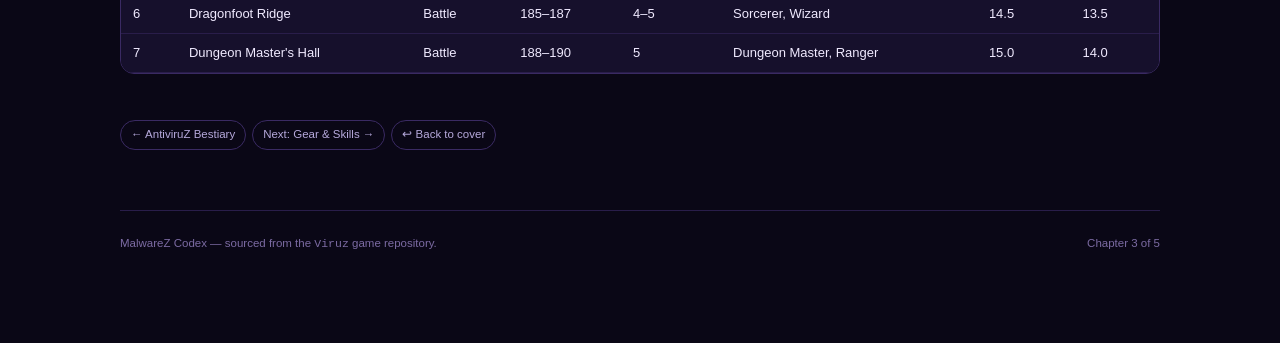
<file: world.html>
<!doctype html>
<html lang="en">
<head>
<meta charset="utf-8">
<meta name="viewport" content="width=device-width, initial-scale=1">
<title>World Maps — MalwareZ Codex</title>
<meta name="description" content="Verdant Realm, Infernal Realm, the Galaxy hub and its four sub-maps, and the Tabletop Realm — every zone, level range and monster pool.">
<link rel="icon" href="favicon.ico">
<link rel="stylesheet" href="assets/style.css">
</head>
<body>

<div class="topbar">
  <div class="topbar-inner">
    <div class="brand"><span class="book">📖</span><span>MALWAREZ CODEX<small>the VIRUZ compendium</small></span></div>
    <nav class="nav-links">
      <a href="index.html">Cover</a>
      <a href="species.html">Attributes &amp; Species</a>
      <a href="bestiary.html">AntiviruZ Bestiary</a>
      <a href="world.html" class="on">World Maps</a>
      <a href="systems.html">Gear &amp; Skills</a>
      <a href="combat.html">Combat &amp; Care</a>
    </nav>
  </div>
</div>

<div class="wrap">
  <div class="pagehead">
    <span class="eyebrow">Chapter 3</span>
    <h1>World Maps</h1>
    <p class="lede">Six maps chained end to end: two ground realms, a Galaxy hub with four sub-maps behind gates, and a Tabletop Realm beyond that. Every map is a looping video background with clickable zone pins; green pins are Safe Zones (free full heal + potion shop), colored pins are battle zones with a level range, a wave count, and a themed monster pool.</p>
  </div>

  <section class="chapter" id="forest">
    <h2 class="h">🌲 Verdant Realm <span class="tag">Lv 1–50</span></h2>
    <img class="art" style="max-width:420px;aspect-ratio:16/9" src="assets/maps/forest.jpg" alt="Verdant Realm map poster">
    <p class="desc">The starting realm — forest, mountain, desert and an island out at sea.</p>
    <div class="tblwrap"><table class="data">
      <tr><th>#</th><th>Zone</th><th>Kind</th><th>Level</th><th>Waves</th><th>Pool</th><th>Bitz ×</th><th>EXP ×</th></tr>
      <tr><td>1</td><td>The Forest</td><td>Battle</td><td>1–3</td><td>1–2</td><td>GreenWorm, JadeBeetle</td><td>1.0</td><td>1.0</td></tr>
      <tr><td>2</td><td>The Mountain</td><td>Battle</td><td>4–9</td><td>2</td><td>JadeBeetle, StoneImp</td><td>1.3</td><td>1.25</td></tr>
      <tr><td>3</td><td>Riverfall Mountain</td><td>Battle</td><td>10–16</td><td>2–3</td><td>Kappa, StoneImp</td><td>1.6</td><td>1.5</td></tr>
      <tr><td>4</td><td>The Wolf Den</td><td>Battle</td><td>17–24</td><td>2–3</td><td>FangStalker, Kappa</td><td>1.9</td><td>1.8</td></tr>
      <tr><td>5</td><td>The Desert</td><td>Battle</td><td>25–32</td><td>2–3</td><td>SandWorm, SandTurtle</td><td>2.2</td><td>2.1</td></tr>
      <tr><td>6</td><td>The Oasis</td><td>Battle</td><td>33–41</td><td>2–3</td><td>OasisOtter, RainbowFrog</td><td>2.6</td><td>2.4</td></tr>
      <tr><td>7</td><td>The Island</td><td>Battle</td><td>42–50</td><td>3</td><td>FlyingFish, IslandMonkey</td><td>3.0</td><td>2.8</td></tr>
      <tr><td>—</td><td>Harbor Village</td><td><span class="pill green">Safe</span></td><td>—</td><td>—</td><td>rest + potion shop</td><td>—</td><td>—</td></tr>
    </table></div>
  </section>

  <section class="chapter" id="hell">
    <h2 class="h">🔥 Infernal Realm <span class="tag">Lv 51–100</span></h2>
    <img class="art" style="max-width:420px;aspect-ratio:16/9" src="assets/maps/hell.jpg" alt="Infernal Realm map poster">
    <p class="desc">Lava, demons, and the castle of the Demon Lord himself at the very top.</p>
    <div class="tblwrap"><table class="data">
      <tr><th>#</th><th>Zone</th><th>Kind</th><th>Level</th><th>Waves</th><th>Pool</th><th>Bitz ×</th><th>EXP ×</th></tr>
      <tr><td>1</td><td>Outer Ruined Village</td><td>Battle</td><td>51–58</td><td>2–3</td><td>Goblin, MinerGoblin</td><td>3.4</td><td>3.2</td></tr>
      <tr><td>2</td><td>The Crossroads</td><td>Battle</td><td>59–66</td><td>3</td><td>MinerGoblin, BlackBeast</td><td>3.8</td><td>3.6</td></tr>
      <tr><td>3</td><td>Demonbeast Den</td><td>Battle</td><td>67–74</td><td>2–3</td><td>BlackBeast, RockGolem</td><td>4.3</td><td>4.0</td></tr>
      <tr><td>4</td><td>Servant Demon Quarter</td><td>Battle</td><td>75–82</td><td>3</td><td>RedHobgoblin, FireGolem</td><td>4.8</td><td>4.5</td></tr>
      <tr><td>5</td><td>Vice Manor Castle</td><td>Battle</td><td>83–90</td><td>3</td><td>ManorButler, VampireLady</td><td>5.4</td><td>5.0</td></tr>
      <tr><td>6</td><td>Demon Lord Castle</td><td>Battle</td><td>91–100</td><td>3–4</td><td>VampireLord, VampireLady, ManorButler</td><td>6.5</td><td>6.0</td></tr>
      <tr><td>—</td><td>Crossroads Campfire</td><td><span class="pill green">Safe</span></td><td>—</td><td>—</td><td>rest + potion shop</td><td>—</td><td>—</td></tr>
    </table></div>
  </section>

  <section class="chapter" id="galaxy">
    <h2 class="h">🌌 Galaxy <span class="tag">Lv 101–165</span></h2>
    <img class="art" style="max-width:420px;aspect-ratio:16/9" src="assets/maps/galaxy.jpg" alt="Galaxy hub map poster">
    <p class="desc">Galaxy Gate is a hub with no battles of its own — pick a star or the derelict ship to warp into one of four themed sub-maps, then return through the same gate.</p>

    <h3 class="h3" id="galaxy-red">🔴 Red Giant <span class="tag">Lv 101–120</span></h3>
    <img class="art" style="max-width:340px;aspect-ratio:16/9" src="assets/maps/galaxy_red.jpg" alt="Red Giant map poster">
    <div class="tblwrap"><table class="data">
      <tr><th>#</th><th>Zone</th><th>Kind</th><th>Level</th><th>Waves</th><th>Pool</th><th>Bitz ×</th><th>EXP ×</th></tr>
      <tr><td>1</td><td>Corona Reach</td><td>Battle</td><td>101–105</td><td>3–4</td><td>Ember Pup, Solar Moth</td><td>7.0</td><td>6.5</td></tr>
      <tr><td>2</td><td>Sunspot Castle</td><td>Battle</td><td>106–110</td><td>3–4</td><td>Solar Moth, Magma Golem</td><td>7.4</td><td>6.9</td></tr>
      <tr><td>3</td><td>Prominence Arch</td><td>Battle</td><td>111–115</td><td>3–4</td><td>Magma Golem, Ember Pup</td><td>7.8</td><td>7.3</td></tr>
      <tr><td>4</td><td>Crimson Coreway</td><td>Battle</td><td>116–120</td><td>4</td><td>Corona Dragon, Magma Golem, Solar Moth</td><td>8.3</td><td>7.8</td></tr>
      <tr><td>—</td><td>Corona Station</td><td><span class="pill green">Safe</span></td><td>—</td><td>—</td><td>rest + potion shop</td><td>—</td><td>—</td></tr>
    </table></div>

    <h3 class="h3">🪐 Ringed Star <span class="tag">Lv 121–135</span></h3>
    <img class="art" style="max-width:340px;aspect-ratio:16/9" src="assets/maps/galaxy_rings.jpg" alt="Ringed Star map poster">
    <div class="tblwrap"><table class="data">
      <tr><th>#</th><th>Zone</th><th>Kind</th><th>Level</th><th>Waves</th><th>Pool</th><th>Bitz ×</th><th>EXP ×</th></tr>
      <tr><td>1</td><td>Ice Band</td><td>Battle</td><td>121–125</td><td>3–4</td><td>Crystal Crab, Comet Bunny</td><td>8.6</td><td>8.0</td></tr>
      <tr><td>2</td><td>Orbital Ruins</td><td>Battle</td><td>126–130</td><td>3–4</td><td>Comet Bunny, Orbit Ray</td><td>9.0</td><td>8.4</td></tr>
      <tr><td>3</td><td>Debris Crown</td><td>Battle</td><td>131–135</td><td>4</td><td>Ring Guardian, Orbit Ray, Crystal Crab</td><td>9.5</td><td>8.9</td></tr>
      <tr><td>—</td><td>Crystal Outpost</td><td><span class="pill green">Safe</span></td><td>—</td><td>—</td><td>rest + potion shop</td><td>—</td><td>—</td></tr>
    </table></div>

    <h3 class="h3">⭐ Blue Dwarf <span class="tag">Lv 136–147</span></h3>
    <img class="art" style="max-width:340px;aspect-ratio:16/9" src="assets/maps/galaxy_dwarf.jpg" alt="Blue Dwarf map poster">
    <div class="tblwrap"><table class="data">
      <tr><th>#</th><th>Zone</th><th>Kind</th><th>Level</th><th>Waves</th><th>Pool</th><th>Bitz ×</th><th>EXP ×</th></tr>
      <tr><td>1</td><td>Celestial Bridge</td><td>Battle</td><td>136–139</td><td>3–4</td><td>Azure Slime, Plasma Fox</td><td>9.8</td><td>9.2</td></tr>
      <tr><td>2</td><td>Corona Storm</td><td>Battle</td><td>140–143</td><td>4</td><td>Plasma Fox, Star Jelly</td><td>10.2</td><td>9.6</td></tr>
      <tr><td>3</td><td>Azure Nexus</td><td>Battle</td><td>144–147</td><td>4–5</td><td>Frostflare Phoenix, Star Jelly, Azure Slime</td><td>10.7</td><td>10.0</td></tr>
      <tr><td>—</td><td>Cryo Relay Station</td><td><span class="pill green">Safe</span></td><td>—</td><td>—</td><td>rest + potion shop</td><td>—</td><td>—</td></tr>
    </table></div>

    <h3 class="h3">🚀 Derelict Starship <span class="tag">Lv 148–165</span></h3>
    <img class="art" style="max-width:340px;aspect-ratio:16/9" src="assets/maps/galaxy_ship.jpg" alt="Derelict Starship map poster">
    <div class="tblwrap"><table class="data">
      <tr><th>#</th><th>Zone</th><th>Kind</th><th>Level</th><th>Waves</th><th>Pool</th><th>Bitz ×</th><th>EXP ×</th></tr>
      <tr><td>—</td><td>Restored Med-Bay</td><td><span class="pill green">Safe</span></td><td>—</td><td>—</td><td>rest + potion shop</td><td>—</td><td>—</td></tr>
      <tr><td>1</td><td>Navigation Chamber</td><td>Battle</td><td>148–153</td><td>4</td><td>Cable Rat, Repair Drone</td><td>11.0</td><td>10.3</td></tr>
      <tr><td>2</td><td>Engine Vault</td><td>Battle</td><td>154–159</td><td>4–5</td><td>Repair Drone, Void Mimic</td><td>11.5</td><td>10.8</td></tr>
      <tr><td>3</td><td>Commander's Room</td><td>Battle</td><td>155–160</td><td>1</td><td>Repair Drone, Corrupted Captain</td><td>11.8</td><td>11.1</td></tr>
      <tr><td>4</td><td>Sealed Command Bridge</td><td>Battle</td><td>160–165</td><td>5</td><td>Corrupted Captain, Void Mimic, Cable Rat</td><td>12.2</td><td>11.5</td></tr>
    </table></div>
    <div class="tip"><b>Note:</b> Commander's Room sits ahead of the Sealed Command Bridge, guarding the Repair Drone that keeps healing the Captain — clear it first or the final fight is harder than it needs to be.</div>
  </section>

  <section class="chapter" id="tabletop">
    <h2 class="h">🎲 Tabletop Realm <span class="tag">Lv 166–190</span></h2>
    <img class="art" style="max-width:420px;aspect-ratio:16/9" src="assets/maps/board.jpg" alt="Tabletop Realm map poster">
    <p class="desc">Reached through a gate on the Galaxy hub. A wooden game board where you play the invading monster against a party of hero classes.</p>
    <div class="tblwrap"><table class="data">
      <tr><th>#</th><th>Zone</th><th>Kind</th><th>Level</th><th>Waves</th><th>Pool</th><th>Bitz ×</th><th>EXP ×</th></tr>
      <tr><td>—</td><td>Adventurers' Rest</td><td><span class="pill green">Safe</span></td><td>—</td><td>—</td><td>rest + potion shop</td><td>—</td><td>—</td></tr>
      <tr><td>1</td><td>Starting Square</td><td>Battle</td><td>166–169</td><td>3–4</td><td>Warrior, Rogue</td><td>12.5</td><td>11.8</td></tr>
      <tr><td>2</td><td>Grey Fortress</td><td>Battle</td><td>170–173</td><td>3–4</td><td>Warrior, Paladin, Bard</td><td>12.9</td><td>12.1</td></tr>
      <tr><td>3</td><td>Candlelit Chapel</td><td>Battle</td><td>174–177</td><td>4</td><td>Priest, Paladin</td><td>13.2</td><td>12.4</td></tr>
      <tr><td>4</td><td>Skeleton Pit</td><td>Battle</td><td>178–181</td><td>4</td><td>Rogue, Sorcerer</td><td>13.6</td><td>12.8</td></tr>
      <tr><td>5</td><td>Arcane Tower</td><td>Battle</td><td>182–184</td><td>4–5</td><td>Wizard, Sorcerer</td><td>14.0</td><td>13.1</td></tr>
      <tr><td>6</td><td>Dragonfoot Ridge</td><td>Battle</td><td>185–187</td><td>4–5</td><td>Sorcerer, Wizard</td><td>14.5</td><td>13.5</td></tr>
      <tr><td>7</td><td>Dungeon Master's Hall</td><td>Battle</td><td>188–190</td><td>5</td><td>Dungeon Master, Ranger</td><td>15.0</td><td>14.0</td></tr>
    </table></div>
  </section>

  <div class="section-nav">
    <a href="bestiary.html">← AntiviruZ Bestiary</a>
    <a href="systems.html">Next: Gear &amp; Skills →</a>
    <a href="index.html">↩ Back to cover</a>
  </div>

  <footer class="pagefoot">
    <span>MalwareZ Codex — sourced from the <code>Viruz</code> game repository.</span>
    <span>Chapter 3 of 5</span>
  </footer>
</div>

</body>
</html>
</file>
<file: assets/style.css>
/* MALWAREZ CODEX — shared stylesheet
   Palette matches the live game (viruz/styles.css): deep indigo-violet
   base with cyan / magenta / violet / gold accents. */

@font-face {
  font-family: 'Codex Display';
  src: local('Consolas'), local('Menlo'), local('Courier New');
}

:root {
  --bg: #0a0716;
  --bg2: #120b26;
  --panel: #16102c;
  --panel2: #1c1436;
  --line: #3a2a63;
  --line-soft: #291d4a;
  --ink: #f0eaff;
  --ink-dim: #b6a9dc;
  --ink-faint: #7c6ba3;
  --cyan: #3df0ff;
  --magenta: #ff5ce0;
  --violet: #a56bff;
  --gold: #ffcf3f;
  --red: #ff6a2b;
  --green: #3ddc84;
  --yellow: #c98f1e;
  --white: #f6ecd8;
  --radius: 14px;
  --shadow: 0 12px 30px rgba(0,0,0,.45);
}

* { box-sizing: border-box; }

html, body {
  margin: 0;
  padding: 0;
  background: var(--bg);
  color: var(--ink);
}

body {
  font-family: 'Segoe UI', 'Helvetica Neue', Arial, sans-serif;
  line-height: 1.55;
  background:
    radial-gradient(1200px 700px at 12% -10%, rgba(165,107,255,.16), transparent 60%),
    radial-gradient(1000px 700px at 100% 10%, rgba(61,240,255,.10), transparent 55%),
    radial-gradient(900px 900px at 50% 120%, rgba(255,92,224,.10), transparent 55%),
    var(--bg);
  background-attachment: fixed;
}

a { color: var(--cyan); text-decoration: none; }
a:hover { text-decoration: underline; }

.wrap {
  max-width: 1080px;
  margin: 0 auto;
  padding: 0 20px 80px;
}

/* ── TOP NAV ── */
.topbar {
  position: sticky;
  top: 0;
  z-index: 20;
  background: rgba(10,7,22,.88);
  backdrop-filter: blur(10px);
  border-bottom: 1px solid var(--line);
}
.topbar-inner {
  max-width: 1080px;
  margin: 0 auto;
  padding: 12px 20px;
  display: flex;
  align-items: center;
  gap: 18px;
  flex-wrap: wrap;
}
.brand {
  display: flex;
  align-items: center;
  gap: 8px;
  font-weight: 800;
  letter-spacing: .06em;
  font-size: 15px;
  color: var(--ink);
  white-space: nowrap;
}
.brand .book { font-size: 18px; }
.brand small {
  display: block;
  font-weight: 500;
  font-size: 10px;
  color: var(--ink-faint);
  letter-spacing: .12em;
}
.nav-links {
  display: flex;
  gap: 4px;
  flex-wrap: wrap;
  margin-left: auto;
}
.nav-links a {
  color: var(--ink-dim);
  font-size: 12.5px;
  font-weight: 600;
  padding: 7px 11px;
  border-radius: 8px;
  border: 1px solid transparent;
  white-space: nowrap;
}
.nav-links a:hover, .nav-links a.on {
  color: var(--ink);
  background: var(--panel2);
  border-color: var(--line);
  text-decoration: none;
}

/* ── HERO / PAGE HEAD ── */
.pagehead {
  padding: 46px 0 26px;
  border-bottom: 1px solid var(--line-soft);
  margin-bottom: 34px;
}
.eyebrow {
  display: inline-block;
  font-size: 11px;
  letter-spacing: .16em;
  text-transform: uppercase;
  color: var(--gold);
  background: rgba(255,207,63,.09);
  border: 1px solid rgba(255,207,63,.3);
  padding: 4px 10px;
  border-radius: 999px;
  margin-bottom: 14px;
}
.pagehead h1 {
  font-size: clamp(28px, 4vw, 44px);
  margin: 0 0 10px;
  background: linear-gradient(90deg, var(--cyan), var(--violet) 55%, var(--magenta));
  -webkit-background-clip: text;
  background-clip: text;
  color: transparent;
  letter-spacing: .01em;
}
.pagehead p.lede {
  color: var(--ink-dim);
  font-size: 15.5px;
  max-width: 74ch;
  margin: 0;
}

/* ── SECTIONS ── */
section.chapter { margin: 46px 0; }
h2.h {
  font-size: 21px;
  margin: 0 0 6px;
  color: var(--ink);
  display: flex;
  align-items: center;
  gap: 9px;
}
h2.h .tag {
  font-size: 10px;
  letter-spacing: .1em;
  text-transform: uppercase;
  color: var(--ink-faint);
  border: 1px solid var(--line);
  border-radius: 6px;
  padding: 2px 7px;
}
h3.h3 { font-size: 16px; margin: 22px 0 8px; color: var(--ink); }
p.desc { color: var(--ink-dim); font-size: 14px; max-width: 78ch; }

/* ── CARDS / GRID ── */
.grid {
  display: grid;
  gap: 14px;
  grid-template-columns: repeat(auto-fill, minmax(230px, 1fr));
}
.grid.tight { grid-template-columns: repeat(auto-fill, minmax(180px, 1fr)); }
.grid.wide { grid-template-columns: repeat(auto-fill, minmax(320px, 1fr)); }

.card {
  background: linear-gradient(180deg, var(--panel2), var(--panel));
  border: 1px solid var(--line);
  border-radius: var(--radius);
  padding: 14px;
  box-shadow: var(--shadow);
  position: relative;
  overflow: hidden;
}
.card::before {
  content: '';
  position: absolute; inset: 0 0 auto 0;
  height: 2px;
  background: linear-gradient(90deg, var(--cyan), var(--violet), var(--magenta));
  opacity: .8;
}
.card h4 {
  margin: 0 0 4px;
  font-size: 14.5px;
  color: var(--ink);
  display: flex;
  align-items: center;
  gap: 8px;
}
.card .sub {
  font-size: 11px;
  color: var(--ink-faint);
  margin-bottom: 8px;
}
.card .art {
  width: 100%;
  aspect-ratio: 1/1;
  object-fit: contain;
  background: radial-gradient(circle at 50% 40%, rgba(165,107,255,.14), rgba(0,0,0,.25));
  border-radius: 10px;
  margin-bottom: 10px;
  border: 1px solid var(--line-soft);
}
.card .body { font-size: 12.5px; color: var(--ink-dim); }
.card .body b { color: var(--ink); }

.pill {
  display: inline-flex;
  align-items: center;
  gap: 4px;
  font-size: 10.5px;
  font-weight: 700;
  padding: 2px 8px;
  border-radius: 999px;
  border: 1px solid var(--line);
  color: var(--ink-dim);
  background: rgba(255,255,255,.03);
  white-space: nowrap;
}
.pill.red { color: var(--red); border-color: rgba(255,106,43,.4); background: rgba(255,106,43,.08); }
.pill.green { color: var(--green); border-color: rgba(61,220,132,.4); background: rgba(61,220,132,.08); }
.pill.yellow { color: var(--yellow); border-color: rgba(201,143,30,.5); background: rgba(201,143,30,.1); }
.pill.white { color: var(--white); border-color: rgba(246,236,216,.4); background: rgba(246,236,216,.08); }
.pill.cyan { color: var(--cyan); border-color: rgba(61,240,255,.4); background: rgba(61,240,255,.08); }
.pill.gold { color: var(--gold); border-color: rgba(255,207,63,.4); background: rgba(255,207,63,.08); }
.pill.magenta { color: var(--magenta); border-color: rgba(255,92,224,.4); background: rgba(255,92,224,.08); }

.stat-row { display: flex; flex-wrap: wrap; gap: 6px; margin: 6px 0; }

/* ── TABLE ── */
.tblwrap { overflow-x: auto; border-radius: var(--radius); border: 1px solid var(--line); }
table.data {
  width: 100%;
  border-collapse: collapse;
  font-size: 13px;
  background: var(--panel);
}
table.data th, table.data td {
  padding: 9px 12px;
  text-align: left;
  border-bottom: 1px solid var(--line-soft);
  white-space: nowrap;
}
table.data th {
  color: var(--ink-faint);
  font-size: 11px;
  text-transform: uppercase;
  letter-spacing: .06em;
  background: var(--panel2);
  position: sticky; top: 0;
}
table.data tr:hover td { background: rgba(255,255,255,.02); }
table.data td.wrap-cell { white-space: normal; }

/* ── TIP CALLOUTS ── */
.tip {
  border: 1px solid rgba(61,240,255,.35);
  background: rgba(61,240,255,.06);
  border-radius: 12px;
  padding: 12px 15px;
  font-size: 13px;
  color: var(--ink-dim);
  margin: 12px 0;
}
.tip b { color: var(--cyan); }
.tip.gold { border-color: rgba(255,207,63,.4); background: rgba(255,207,63,.07); }
.tip.gold b { color: var(--gold); }
.tip.magenta { border-color: rgba(255,92,224,.4); background: rgba(255,92,224,.07); }
.tip.magenta b { color: var(--magenta); }

/* ── TOC (index page) ── */
.toc {
  display: grid;
  gap: 16px;
  grid-template-columns: repeat(auto-fill, minmax(260px, 1fr));
  margin: 24px 0 8px;
}
.toc a.chapter-card {
  display: block;
  background: linear-gradient(180deg, var(--panel2), var(--panel));
  border: 1px solid var(--line);
  border-radius: var(--radius);
  padding: 18px;
  box-shadow: var(--shadow);
  color: var(--ink);
  transition: transform .15s ease, border-color .15s ease;
}
.toc a.chapter-card:hover {
  text-decoration: none;
  transform: translateY(-2px);
  border-color: var(--violet);
}
.toc .num {
  font-size: 11px;
  color: var(--ink-faint);
  letter-spacing: .12em;
  text-transform: uppercase;
}
.toc h3 { margin: 6px 0 6px; font-size: 17px; }
.toc p { margin: 0; font-size: 12.5px; color: var(--ink-dim); }

/* ── FOOTER ── */
footer.pagefoot {
  margin-top: 60px;
  padding: 24px 0 10px;
  border-top: 1px solid var(--line-soft);
  color: var(--ink-faint);
  font-size: 11.5px;
  display: flex;
  justify-content: space-between;
  flex-wrap: wrap;
  gap: 8px;
}

/* ── MISC ── */
.attr-strip { display: flex; gap: 8px; flex-wrap: wrap; }
.attr-chip {
  display: flex; align-items: center; gap: 6px;
  padding: 6px 10px; border-radius: 10px;
  border: 1px solid var(--line); font-size: 12.5px; font-weight: 700;
}
.kbd { font-family: 'Consolas', 'Menlo', monospace; background: var(--panel2); border: 1px solid var(--line); padding: 1px 6px; border-radius: 5px; font-size: 11.5px; color: var(--cyan); }

.evo-chain { display: flex; align-items: center; gap: 8px; flex-wrap: wrap; font-size: 12px; color: var(--ink-dim); margin-top: 6px; }
.evo-chain .arrow { color: var(--ink-faint); }
.evo-chain b { color: var(--ink); }

hr.rule { border: none; border-top: 1px dashed var(--line); margin: 30px 0; }

.section-nav {
  display: flex; flex-wrap: wrap; gap: 6px; margin: 18px 0 0;
}
.section-nav a {
  font-size: 11.5px; color: var(--ink-dim); border: 1px solid var(--line);
  padding: 5px 10px; border-radius: 999px;
}
.section-nav a:hover { color: var(--ink); border-color: var(--violet); text-decoration: none; }

img.inline-icon { width: 16px; height: 16px; vertical-align: -3px; object-fit: contain; }
</file>
